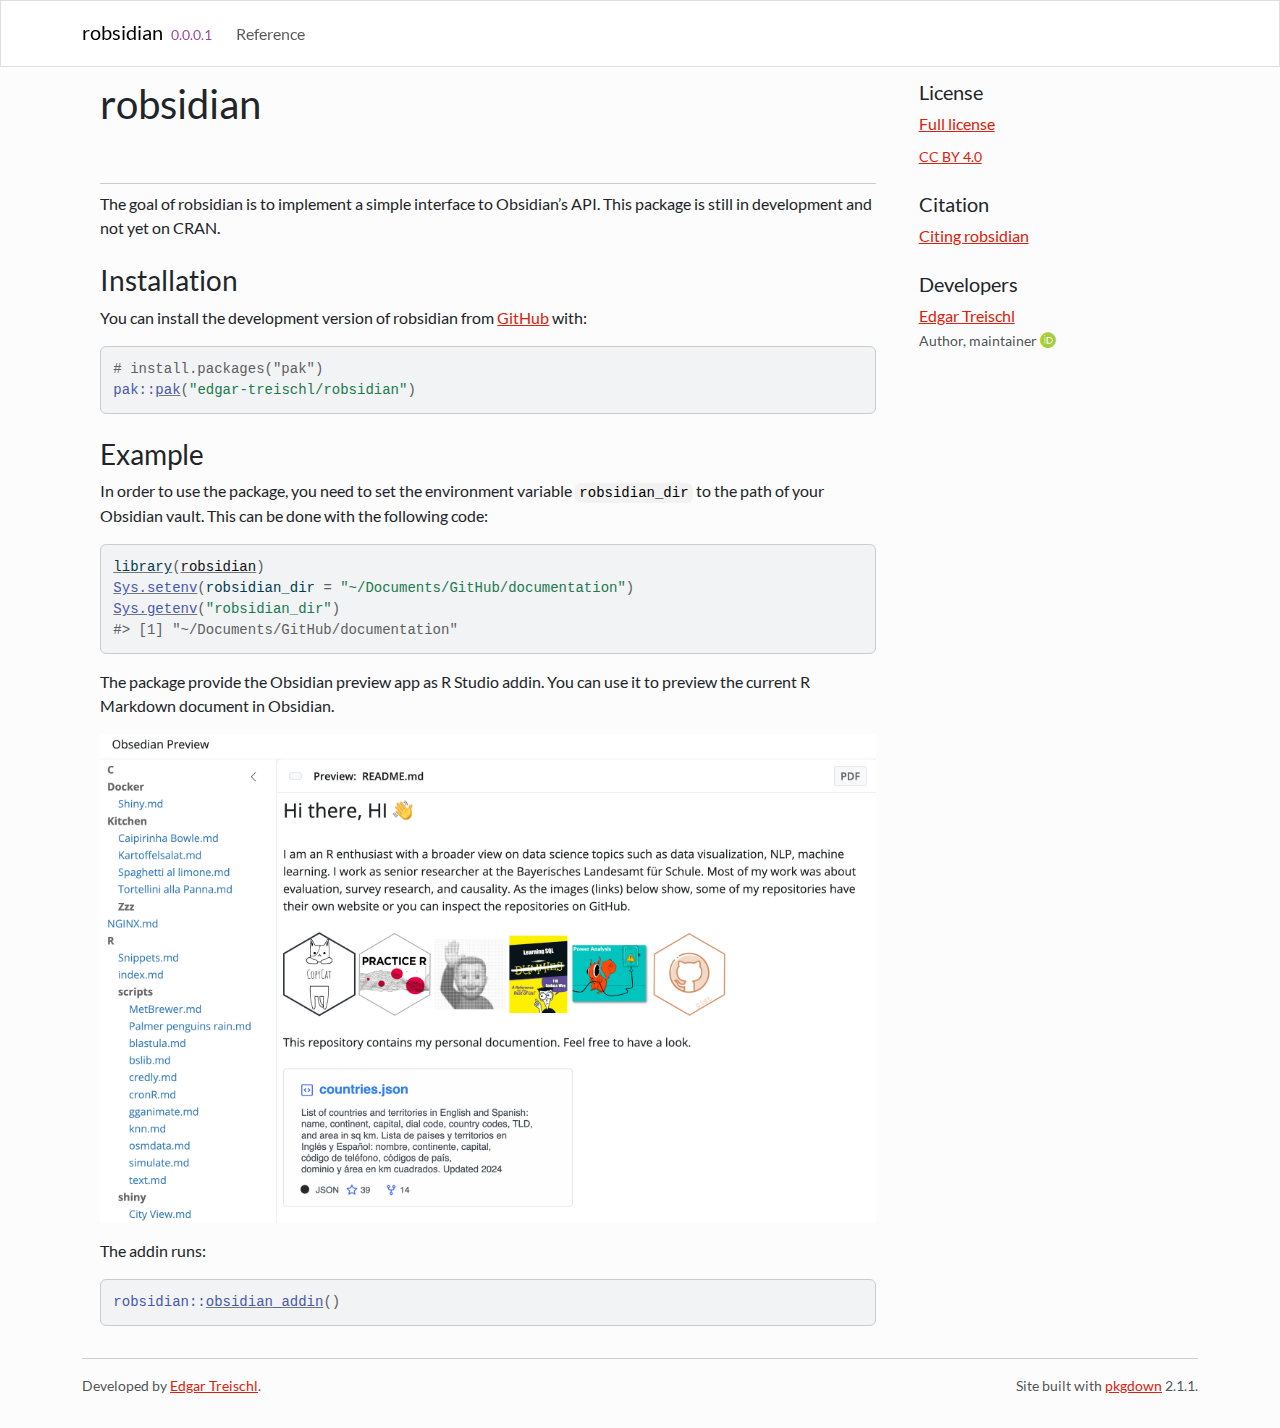
<file: index.html>
<!DOCTYPE html>
<!-- Generated by pkgdown: do not edit by hand --><html lang="en">
<head>
<meta http-equiv="Content-Type" content="text/html; charset=UTF-8">
<meta charset="utf-8">
<meta http-equiv="X-UA-Compatible" content="IE=edge">
<meta name="viewport" content="width=device-width, initial-scale=1, shrink-to-fit=no">
<title>Get Access to a Obsidian Vault in R • robsidian</title>
<script src="deps/jquery-3.6.0/jquery-3.6.0.min.js"></script><meta name="viewport" content="width=device-width, initial-scale=1, shrink-to-fit=no">
<link href="deps/bootstrap-5.3.1/bootstrap.min.css" rel="stylesheet">
<script src="deps/bootstrap-5.3.1/bootstrap.bundle.min.js"></script><link href="deps/Lato-0.4.9/font.css" rel="stylesheet">
<link href="deps/font-awesome-6.5.2/css/all.min.css" rel="stylesheet">
<link href="deps/font-awesome-6.5.2/css/v4-shims.min.css" rel="stylesheet">
<script src="deps/headroom-0.11.0/headroom.min.js"></script><script src="deps/headroom-0.11.0/jQuery.headroom.min.js"></script><script src="deps/bootstrap-toc-1.0.1/bootstrap-toc.min.js"></script><script src="deps/clipboard.js-2.0.11/clipboard.min.js"></script><script src="deps/search-1.0.0/autocomplete.jquery.min.js"></script><script src="deps/search-1.0.0/fuse.min.js"></script><script src="deps/search-1.0.0/mark.min.js"></script><!-- pkgdown --><script src="pkgdown.js"></script><meta property="og:title" content="Get Access to a Obsidian Vault in R">
<meta name="description" content="Provides an interface to the Obsidian API to interact with Obsidian from R.">
<meta property="og:description" content="Provides an interface to the Obsidian API to interact with Obsidian from R.">
</head>
<body>
    <a href="#main" class="visually-hidden-focusable">Skip to contents</a>


    <nav class="navbar navbar-expand-lg fixed-top bg-light" data-bs-theme="light" aria-label="Site navigation"><div class="container">

    <a class="navbar-brand me-2" href="index.html">robsidian</a>

    <small class="nav-text text-danger me-auto" data-bs-toggle="tooltip" data-bs-placement="bottom" title="Unreleased version">0.0.0.1</small>


    <button class="navbar-toggler" type="button" data-bs-toggle="collapse" data-bs-target="#navbar" aria-controls="navbar" aria-expanded="false" aria-label="Toggle navigation">
      <span class="navbar-toggler-icon"></span>
    </button>

    <div id="navbar" class="collapse navbar-collapse ms-3">
      <ul class="navbar-nav me-auto">
<li class="nav-item"><a class="nav-link" href="reference/index.html">Reference</a></li>
      </ul>
<ul class="navbar-nav"></ul>
</div>


  </div>
</nav><div class="container template-home">
<div class="row">
  <main id="main" class="col-md-9"><div class="section level1">
<div class="page-header"><h1 id="robsidian">robsidian<a class="anchor" aria-label="anchor" href="#robsidian"></a>
</h1></div>
<!-- badges: start -->
<!-- badges: end -->
<p>The goal of robsidian is to implement a simple interface to Obsidian’s API. This package is still in development and not yet on CRAN.</p>
<div class="section level2">
<h2 id="installation">Installation<a class="anchor" aria-label="anchor" href="#installation"></a>
</h2>
<p>You can install the development version of robsidian from <a href="https://github.com/" class="external-link">GitHub</a> with:</p>
<div class="sourceCode" id="cb1"><pre class="downlit sourceCode r">
<code class="sourceCode R"><span><span class="co"># install.packages("pak")</span></span>
<span><span class="fu">pak</span><span class="fu">::</span><span class="fu"><a href="https://pak.r-lib.org/reference/pak.html" class="external-link">pak</a></span><span class="op">(</span><span class="st">"edgar-treischl/robsidian"</span><span class="op">)</span></span></code></pre></div>
</div>
<div class="section level2">
<h2 id="example">Example<a class="anchor" aria-label="anchor" href="#example"></a>
</h2>
<p>In order to use the package, you need to set the environment variable <code>robsidian_dir</code> to the path of your Obsidian vault. This can be done with the following code:</p>
<div class="sourceCode" id="cb2"><pre class="downlit sourceCode r">
<code class="sourceCode R"><span><span class="kw"><a href="https://rdrr.io/r/base/library.html" class="external-link">library</a></span><span class="op">(</span><span class="va"><a href="https://edgar-treischl.github.io/robsidian/">robsidian</a></span><span class="op">)</span></span>
<span><span class="fu"><a href="https://rdrr.io/r/base/Sys.setenv.html" class="external-link">Sys.setenv</a></span><span class="op">(</span>robsidian_dir <span class="op">=</span> <span class="st">"~/Documents/GitHub/documentation"</span><span class="op">)</span></span>
<span><span class="fu"><a href="https://rdrr.io/r/base/Sys.getenv.html" class="external-link">Sys.getenv</a></span><span class="op">(</span><span class="st">"robsidian_dir"</span><span class="op">)</span></span>
<span><span class="co">#&gt; [1] "~/Documents/GitHub/documentation"</span></span></code></pre></div>
<p>The package provide the Obsidian preview app as R Studio addin. You can use it to preview the current R Markdown document in Obsidian.</p>
<p><img src="reference/figures/app.png"></p>
<p>The addin runs:</p>
<div class="sourceCode" id="cb3"><pre class="downlit sourceCode r">
<code class="sourceCode R"><span><span class="fu">robsidian</span><span class="fu">::</span><span class="fu"><a href="reference/obsidian_addin.html">obsidian_addin</a></span><span class="op">(</span><span class="op">)</span></span></code></pre></div>
</div>
</div>
  </main><aside class="col-md-3"><div class="license">
<h2 data-toc-skip>License</h2>
<ul class="list-unstyled">
<li><a href="LICENSE.html">Full license</a></li>
<li><small><a href="https://creativecommons.org/licenses/by/4.0" class="external-link">CC BY 4.0</a></small></li>
</ul>
</div>


<div class="citation">
<h2 data-toc-skip>Citation</h2>
<ul class="list-unstyled">
<li><a href="authors.html#citation">Citing robsidian</a></li>
</ul>
</div>

<div class="developers">
<h2 data-toc-skip>Developers</h2>
<ul class="list-unstyled">
<li>
<a href="https://www.edgar-treischl.de/" class="external-link">Edgar Treischl</a> <br><small class="roles"> Author, maintainer </small> <a href="https://orcid.org/0000-0001-5627-9125" target="orcid.widget" aria-label="ORCID" class="external-link"><span class="fab fa-orcid orcid" aria-hidden="true"></span></a> </li>
</ul>
</div>



  </aside>
</div>


    <footer><div class="pkgdown-footer-left">
  <p>Developed by <a href="https://www.edgar-treischl.de/" class="external-link">Edgar Treischl</a>.</p>
</div>

<div class="pkgdown-footer-right">
  <p>Site built with <a href="https://pkgdown.r-lib.org/" class="external-link">pkgdown</a> 2.1.1.</p>
</div>

    </footer>
</div>





  </body>
</html>
</file>
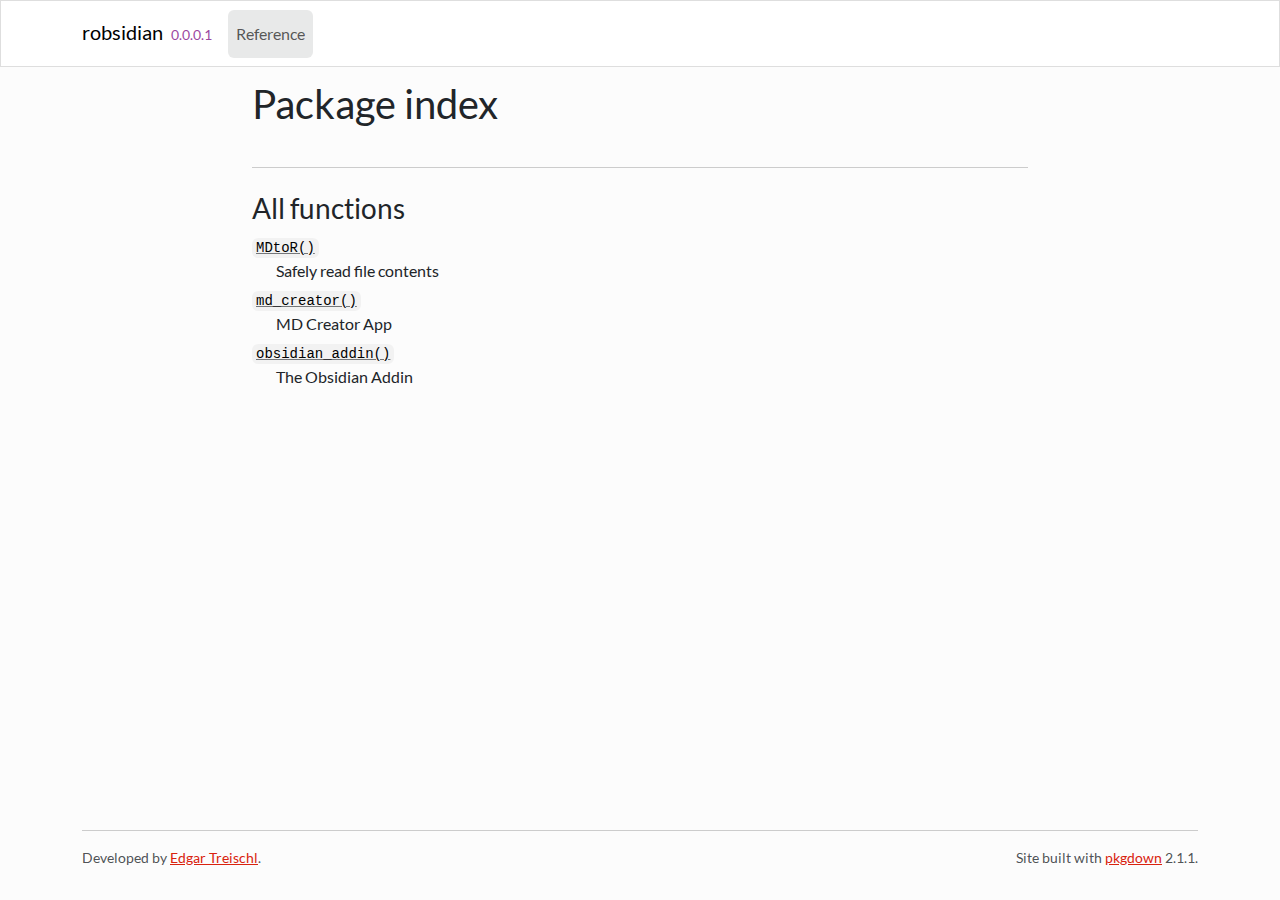
<file: reference/index.html>
<!DOCTYPE html>
<!-- Generated by pkgdown: do not edit by hand --><html lang="en"><head><meta http-equiv="Content-Type" content="text/html; charset=UTF-8"><meta charset="utf-8"><meta http-equiv="X-UA-Compatible" content="IE=edge"><meta name="viewport" content="width=device-width, initial-scale=1, shrink-to-fit=no"><title>Package index • robsidian</title><script src="../deps/jquery-3.6.0/jquery-3.6.0.min.js"></script><meta name="viewport" content="width=device-width, initial-scale=1, shrink-to-fit=no"><link href="../deps/bootstrap-5.3.1/bootstrap.min.css" rel="stylesheet"><script src="../deps/bootstrap-5.3.1/bootstrap.bundle.min.js"></script><link href="../deps/Lato-0.4.9/font.css" rel="stylesheet"><link href="../deps/font-awesome-6.5.2/css/all.min.css" rel="stylesheet"><link href="../deps/font-awesome-6.5.2/css/v4-shims.min.css" rel="stylesheet"><script src="../deps/headroom-0.11.0/headroom.min.js"></script><script src="../deps/headroom-0.11.0/jQuery.headroom.min.js"></script><script src="../deps/bootstrap-toc-1.0.1/bootstrap-toc.min.js"></script><script src="../deps/clipboard.js-2.0.11/clipboard.min.js"></script><script src="../deps/search-1.0.0/autocomplete.jquery.min.js"></script><script src="../deps/search-1.0.0/fuse.min.js"></script><script src="../deps/search-1.0.0/mark.min.js"></script><!-- pkgdown --><script src="../pkgdown.js"></script><meta property="og:title" content="Package index"></head><body>
    <a href="#main" class="visually-hidden-focusable">Skip to contents</a>


    <nav class="navbar navbar-expand-lg fixed-top bg-light" data-bs-theme="light" aria-label="Site navigation"><div class="container">

    <a class="navbar-brand me-2" href="../index.html">robsidian</a>

    <small class="nav-text text-danger me-auto" data-bs-toggle="tooltip" data-bs-placement="bottom" title="Unreleased version">0.0.0.1</small>


    <button class="navbar-toggler" type="button" data-bs-toggle="collapse" data-bs-target="#navbar" aria-controls="navbar" aria-expanded="false" aria-label="Toggle navigation">
      <span class="navbar-toggler-icon"></span>
    </button>

    <div id="navbar" class="collapse navbar-collapse ms-3">
      <ul class="navbar-nav me-auto"><li class="active nav-item"><a class="nav-link" href="../reference/index.html">Reference</a></li>
      </ul><ul class="navbar-nav"></ul></div>


  </div>
</nav><div class="container template-reference-index">
<div class="row">
  <main id="main" class="col-md-9"><div class="page-header">

      <h1>Package index</h1>
    </div>

    <div class="section level2">
      <h2 id="all-functions">All functions<a class="anchor" aria-label="anchor" href="#all-functions"></a></h2>




    </div><div class="section level2">




      <dl><dt>

          <code><a href="MDtoR.html">MDtoR()</a></code>

        </dt>
        <dd>Safely read file contents</dd>
      </dl><dl><dt>

          <code><a href="md_creator.html">md_creator()</a></code>

        </dt>
        <dd>MD Creator App</dd>
      </dl><dl><dt>

          <code><a href="obsidian_addin.html">obsidian_addin()</a></code>

        </dt>
        <dd>The Obsidian Addin</dd>
      </dl></div>
  </main></div>


    <footer><div class="pkgdown-footer-left">
  <p>Developed by <a href="https://www.edgar-treischl.de/" class="external-link">Edgar Treischl</a>.</p>
</div>

<div class="pkgdown-footer-right">
  <p>Site built with <a href="https://pkgdown.r-lib.org/" class="external-link">pkgdown</a> 2.1.1.</p>
</div>

    </footer></div>





  </body></html>
</file>
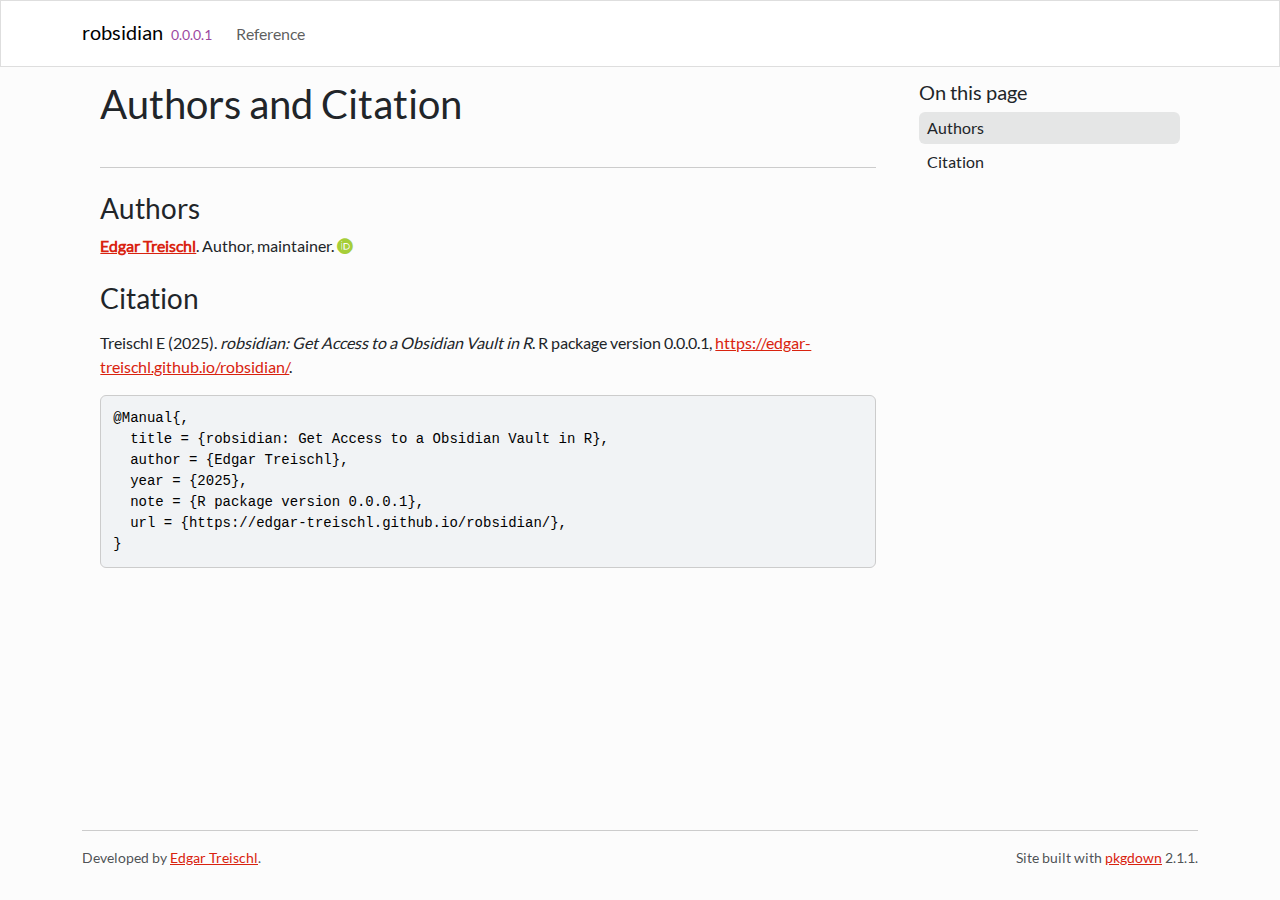
<file: authors.html>
<!DOCTYPE html>
<!-- Generated by pkgdown: do not edit by hand --><html lang="en"><head><meta http-equiv="Content-Type" content="text/html; charset=UTF-8"><meta charset="utf-8"><meta http-equiv="X-UA-Compatible" content="IE=edge"><meta name="viewport" content="width=device-width, initial-scale=1, shrink-to-fit=no"><title>Authors and Citation • robsidian</title><script src="deps/jquery-3.6.0/jquery-3.6.0.min.js"></script><meta name="viewport" content="width=device-width, initial-scale=1, shrink-to-fit=no"><link href="deps/bootstrap-5.3.1/bootstrap.min.css" rel="stylesheet"><script src="deps/bootstrap-5.3.1/bootstrap.bundle.min.js"></script><link href="deps/Lato-0.4.9/font.css" rel="stylesheet"><link href="deps/font-awesome-6.5.2/css/all.min.css" rel="stylesheet"><link href="deps/font-awesome-6.5.2/css/v4-shims.min.css" rel="stylesheet"><script src="deps/headroom-0.11.0/headroom.min.js"></script><script src="deps/headroom-0.11.0/jQuery.headroom.min.js"></script><script src="deps/bootstrap-toc-1.0.1/bootstrap-toc.min.js"></script><script src="deps/clipboard.js-2.0.11/clipboard.min.js"></script><script src="deps/search-1.0.0/autocomplete.jquery.min.js"></script><script src="deps/search-1.0.0/fuse.min.js"></script><script src="deps/search-1.0.0/mark.min.js"></script><!-- pkgdown --><script src="pkgdown.js"></script><meta property="og:title" content="Authors and Citation"></head><body>
    <a href="#main" class="visually-hidden-focusable">Skip to contents</a>


    <nav class="navbar navbar-expand-lg fixed-top bg-light" data-bs-theme="light" aria-label="Site navigation"><div class="container">

    <a class="navbar-brand me-2" href="index.html">robsidian</a>

    <small class="nav-text text-danger me-auto" data-bs-toggle="tooltip" data-bs-placement="bottom" title="Unreleased version">0.0.0.1</small>


    <button class="navbar-toggler" type="button" data-bs-toggle="collapse" data-bs-target="#navbar" aria-controls="navbar" aria-expanded="false" aria-label="Toggle navigation">
      <span class="navbar-toggler-icon"></span>
    </button>

    <div id="navbar" class="collapse navbar-collapse ms-3">
      <ul class="navbar-nav me-auto"><li class="nav-item"><a class="nav-link" href="reference/index.html">Reference</a></li>
      </ul><ul class="navbar-nav"></ul></div>


  </div>
</nav><div class="container template-citation-authors">
<div class="row">
  <main id="main" class="col-md-9"><div class="page-header">

      <h1>Authors and Citation</h1>
    </div>

    <div class="section level2">
      <h2>Authors</h2>

      <ul class="list-unstyled"><li>
          <p><strong><a href="https://www.edgar-treischl.de/" class="external-link">Edgar Treischl</a></strong>. Author, maintainer. <a href="https://orcid.org/0000-0001-5627-9125" target="orcid.widget" aria-label="ORCID" class="external-link"><span class="fab fa-orcid orcid" aria-hidden="true"></span></a>
          </p>
        </li>
      </ul></div>

    <div class="section level2">
      <h2 id="citation">Citation</h2>
      <p></p>

      <p>Treischl E (2025).
<em>robsidian: Get Access to a Obsidian Vault in R</em>.
R package version 0.0.0.1, <a href="https://edgar-treischl.github.io/robsidian/">https://edgar-treischl.github.io/robsidian/</a>.
</p>
      <pre>@Manual{,
  title = {robsidian: Get Access to a Obsidian Vault in R},
  author = {Edgar Treischl},
  year = {2025},
  note = {R package version 0.0.0.1},
  url = {https://edgar-treischl.github.io/robsidian/},
}</pre>
    </div>

  </main><aside class="col-md-3"><nav id="toc" aria-label="Table of contents"><h2>On this page</h2>
    </nav></aside></div>


    <footer><div class="pkgdown-footer-left">
  <p>Developed by <a href="https://www.edgar-treischl.de/" class="external-link">Edgar Treischl</a>.</p>
</div>

<div class="pkgdown-footer-right">
  <p>Site built with <a href="https://pkgdown.r-lib.org/" class="external-link">pkgdown</a> 2.1.1.</p>
</div>

    </footer></div>





  </body></html>
</file>
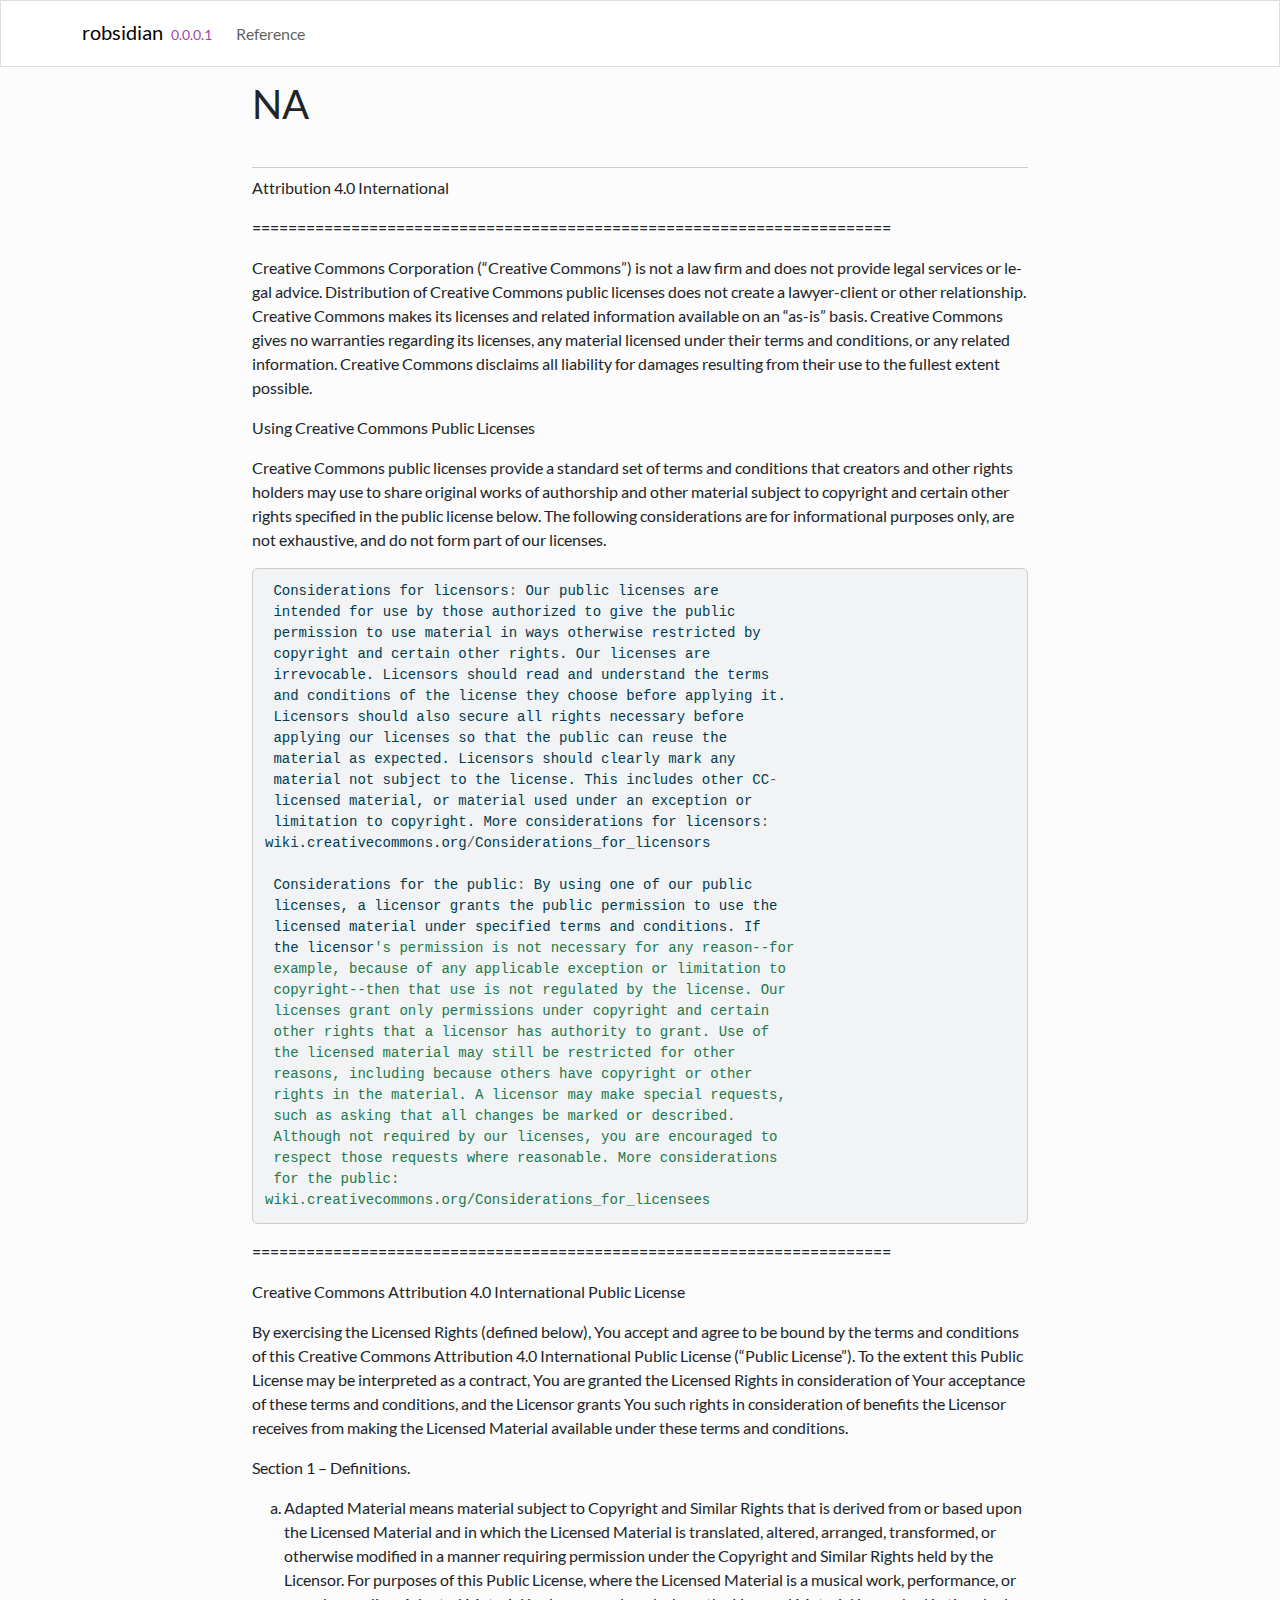
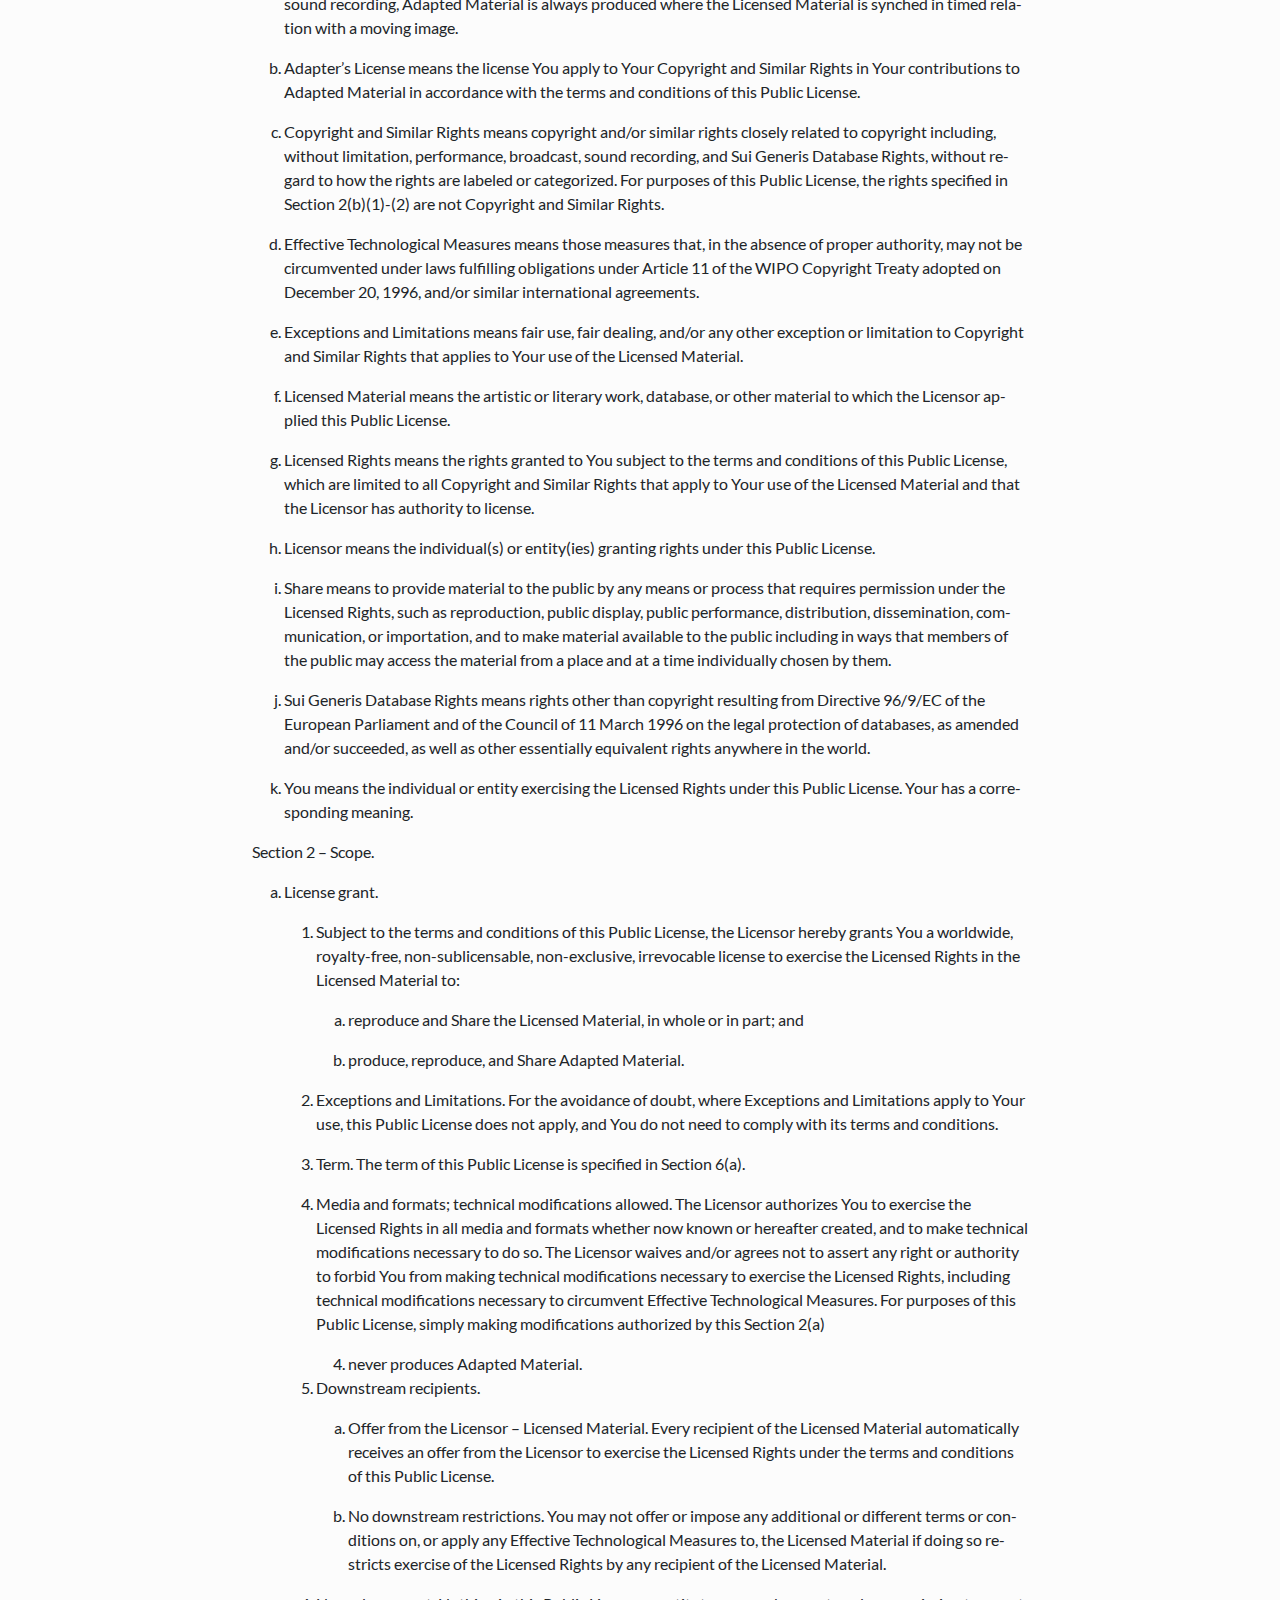
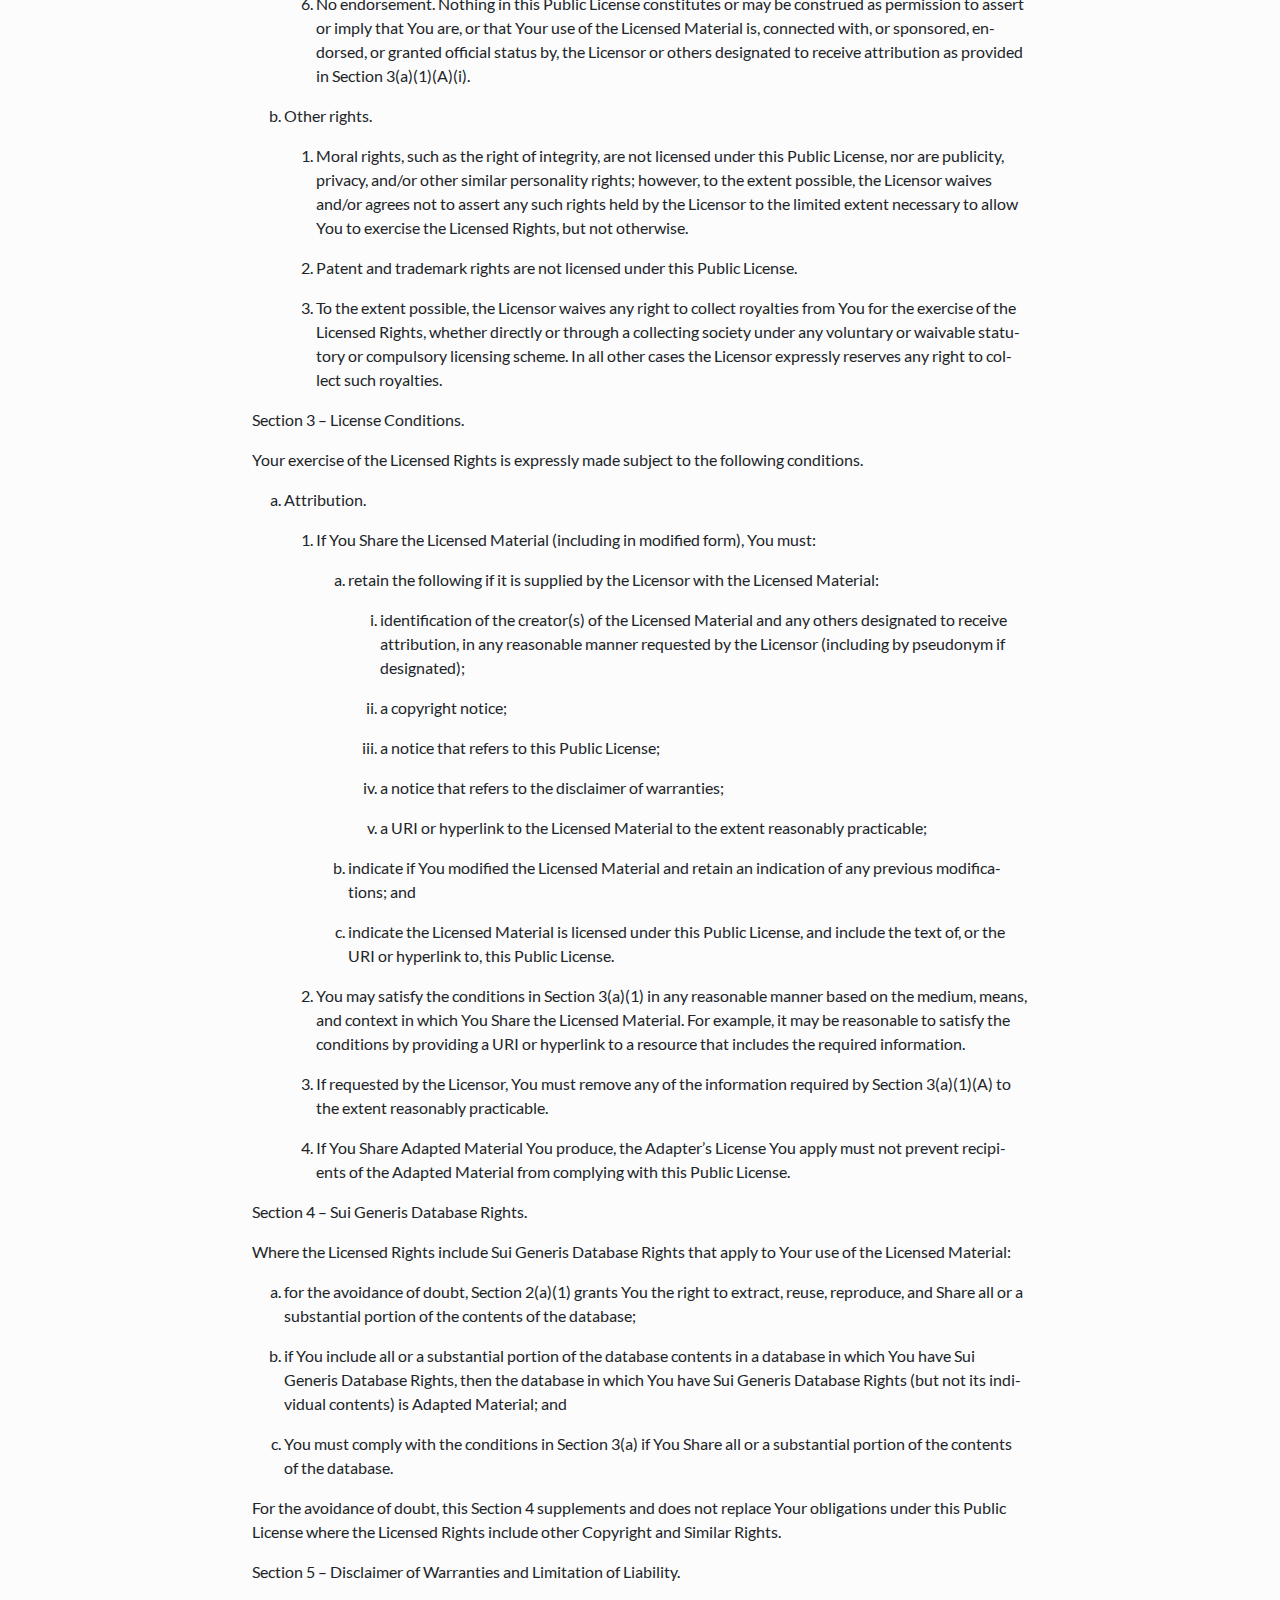
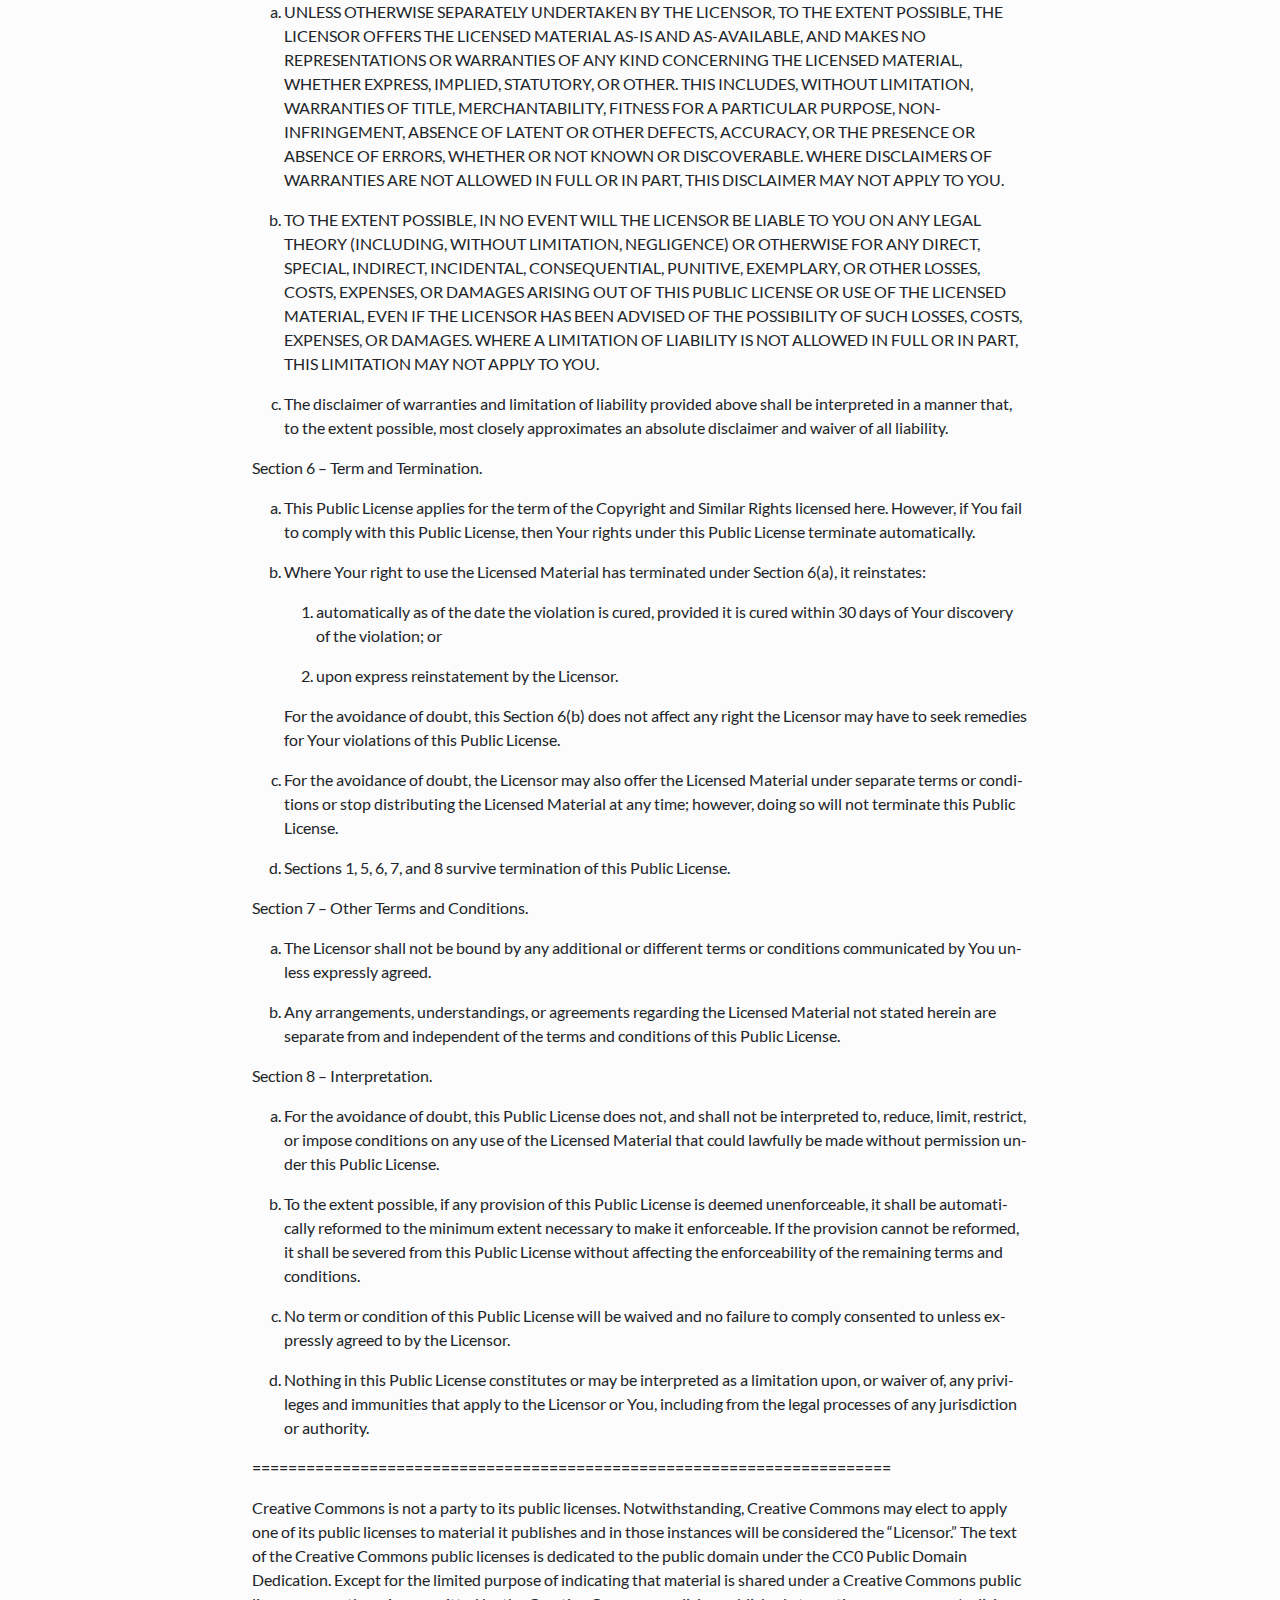
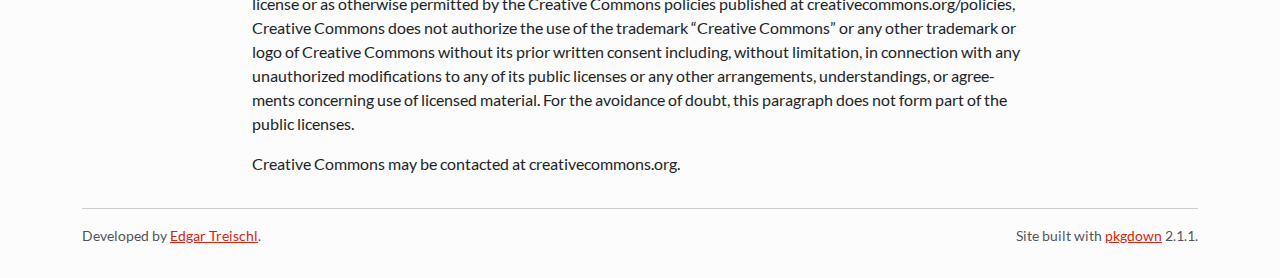
<file: LICENSE.html>
<!DOCTYPE html>
<!-- Generated by pkgdown: do not edit by hand --><html lang="en"><head><meta http-equiv="Content-Type" content="text/html; charset=UTF-8"><meta charset="utf-8"><meta http-equiv="X-UA-Compatible" content="IE=edge"><meta name="viewport" content="width=device-width, initial-scale=1, shrink-to-fit=no"><title>NA • robsidian</title><script src="deps/jquery-3.6.0/jquery-3.6.0.min.js"></script><meta name="viewport" content="width=device-width, initial-scale=1, shrink-to-fit=no"><link href="deps/bootstrap-5.3.1/bootstrap.min.css" rel="stylesheet"><script src="deps/bootstrap-5.3.1/bootstrap.bundle.min.js"></script><link href="deps/Lato-0.4.9/font.css" rel="stylesheet"><link href="deps/font-awesome-6.5.2/css/all.min.css" rel="stylesheet"><link href="deps/font-awesome-6.5.2/css/v4-shims.min.css" rel="stylesheet"><script src="deps/headroom-0.11.0/headroom.min.js"></script><script src="deps/headroom-0.11.0/jQuery.headroom.min.js"></script><script src="deps/bootstrap-toc-1.0.1/bootstrap-toc.min.js"></script><script src="deps/clipboard.js-2.0.11/clipboard.min.js"></script><script src="deps/search-1.0.0/autocomplete.jquery.min.js"></script><script src="deps/search-1.0.0/fuse.min.js"></script><script src="deps/search-1.0.0/mark.min.js"></script><!-- pkgdown --><script src="pkgdown.js"></script><meta property="og:title" content="NA"></head><body>
    <a href="#main" class="visually-hidden-focusable">Skip to contents</a>


    <nav class="navbar navbar-expand-lg fixed-top bg-light" data-bs-theme="light" aria-label="Site navigation"><div class="container">

    <a class="navbar-brand me-2" href="index.html">robsidian</a>

    <small class="nav-text text-danger me-auto" data-bs-toggle="tooltip" data-bs-placement="bottom" title="Unreleased version">0.0.0.1</small>


    <button class="navbar-toggler" type="button" data-bs-toggle="collapse" data-bs-target="#navbar" aria-controls="navbar" aria-expanded="false" aria-label="Toggle navigation">
      <span class="navbar-toggler-icon"></span>
    </button>

    <div id="navbar" class="collapse navbar-collapse ms-3">
      <ul class="navbar-nav me-auto"><li class="nav-item"><a class="nav-link" href="reference/index.html">Reference</a></li>
      </ul><ul class="navbar-nav"></ul></div>


  </div>
</nav><div class="container template-title-body">
<div class="row">
  <main id="main" class="col-md-9"><div class="page-header">

      <h1>NA</h1>

    </div>


<p>Attribution 4.0 International</p>
<p>=======================================================================</p>
<p>Creative Commons Corporation (“Creative Commons”) is not a law firm and does not provide legal services or legal advice. Distribution of Creative Commons public licenses does not create a lawyer-client or other relationship. Creative Commons makes its licenses and related information available on an “as-is” basis. Creative Commons gives no warranties regarding its licenses, any material licensed under their terms and conditions, or any related information. Creative Commons disclaims all liability for damages resulting from their use to the fullest extent possible.</p>
<p>Using Creative Commons Public Licenses</p>
<p>Creative Commons public licenses provide a standard set of terms and conditions that creators and other rights holders may use to share original works of authorship and other material subject to copyright and certain other rights specified in the public license below. The following considerations are for informational purposes only, are not exhaustive, and do not form part of our licenses.</p>
<div class="sourceCode" id="cb1"><pre class="sourceCode R"><code class="sourceCode r"><span id="cb1-1"><a href="#cb1-1" tabindex="-1"></a> Considerations <span class="cf">for</span> licensors<span class="sc">:</span> Our public licenses are</span>
<span id="cb1-2"><a href="#cb1-2" tabindex="-1"></a> intended <span class="cf">for</span> use by those authorized to give the public</span>
<span id="cb1-3"><a href="#cb1-3" tabindex="-1"></a> permission to use material <span class="cf">in</span> ways otherwise restricted by</span>
<span id="cb1-4"><a href="#cb1-4" tabindex="-1"></a> copyright and certain other rights. Our licenses are</span>
<span id="cb1-5"><a href="#cb1-5" tabindex="-1"></a> irrevocable. Licensors should read and understand the terms</span>
<span id="cb1-6"><a href="#cb1-6" tabindex="-1"></a> and conditions of the license they choose before applying it.</span>
<span id="cb1-7"><a href="#cb1-7" tabindex="-1"></a> Licensors should also secure all rights necessary before</span>
<span id="cb1-8"><a href="#cb1-8" tabindex="-1"></a> applying our licenses so that the public can reuse the</span>
<span id="cb1-9"><a href="#cb1-9" tabindex="-1"></a> material as expected. Licensors should clearly mark any</span>
<span id="cb1-10"><a href="#cb1-10" tabindex="-1"></a> material not subject to the license. This includes other CC<span class="sc">-</span></span>
<span id="cb1-11"><a href="#cb1-11" tabindex="-1"></a> licensed material, or material used under an exception or</span>
<span id="cb1-12"><a href="#cb1-12" tabindex="-1"></a> limitation to copyright. More considerations <span class="cf">for</span> licensors<span class="sc">:</span></span>
<span id="cb1-13"><a href="#cb1-13" tabindex="-1"></a>wiki.creativecommons.org<span class="sc">/</span>Considerations_for_licensors</span>
<span id="cb1-14"><a href="#cb1-14" tabindex="-1"></a></span>
<span id="cb1-15"><a href="#cb1-15" tabindex="-1"></a> Considerations <span class="cf">for</span> the public<span class="sc">:</span> By using one of our public</span>
<span id="cb1-16"><a href="#cb1-16" tabindex="-1"></a> licenses, a licensor grants the public permission to use the</span>
<span id="cb1-17"><a href="#cb1-17" tabindex="-1"></a> licensed material under specified terms and conditions. If</span>
<span id="cb1-18"><a href="#cb1-18" tabindex="-1"></a> the licensor<span class="st">'s permission is not necessary for any reason--for</span></span>
<span id="cb1-19"><a href="#cb1-19" tabindex="-1"></a><span class="st"> example, because of any applicable exception or limitation to</span></span>
<span id="cb1-20"><a href="#cb1-20" tabindex="-1"></a><span class="st"> copyright--then that use is not regulated by the license. Our</span></span>
<span id="cb1-21"><a href="#cb1-21" tabindex="-1"></a><span class="st"> licenses grant only permissions under copyright and certain</span></span>
<span id="cb1-22"><a href="#cb1-22" tabindex="-1"></a><span class="st"> other rights that a licensor has authority to grant. Use of</span></span>
<span id="cb1-23"><a href="#cb1-23" tabindex="-1"></a><span class="st"> the licensed material may still be restricted for other</span></span>
<span id="cb1-24"><a href="#cb1-24" tabindex="-1"></a><span class="st"> reasons, including because others have copyright or other</span></span>
<span id="cb1-25"><a href="#cb1-25" tabindex="-1"></a><span class="st"> rights in the material. A licensor may make special requests,</span></span>
<span id="cb1-26"><a href="#cb1-26" tabindex="-1"></a><span class="st"> such as asking that all changes be marked or described.</span></span>
<span id="cb1-27"><a href="#cb1-27" tabindex="-1"></a><span class="st"> Although not required by our licenses, you are encouraged to</span></span>
<span id="cb1-28"><a href="#cb1-28" tabindex="-1"></a><span class="st"> respect those requests where reasonable. More considerations</span></span>
<span id="cb1-29"><a href="#cb1-29" tabindex="-1"></a><span class="st"> for the public: </span></span>
<span id="cb1-30"><a href="#cb1-30" tabindex="-1"></a><span class="st">wiki.creativecommons.org/Considerations_for_licensees</span></span></code></pre></div>
<p>=======================================================================</p>
<p>Creative Commons Attribution 4.0 International Public License</p>
<p>By exercising the Licensed Rights (defined below), You accept and agree to be bound by the terms and conditions of this Creative Commons Attribution 4.0 International Public License (“Public License”). To the extent this Public License may be interpreted as a contract, You are granted the Licensed Rights in consideration of Your acceptance of these terms and conditions, and the Licensor grants You such rights in consideration of benefits the Licensor receives from making the Licensed Material available under these terms and conditions.</p>
<p>Section 1 – Definitions.</p>
<ol style="list-style-type: lower-alpha"><li><p>Adapted Material means material subject to Copyright and Similar Rights that is derived from or based upon the Licensed Material and in which the Licensed Material is translated, altered, arranged, transformed, or otherwise modified in a manner requiring permission under the Copyright and Similar Rights held by the Licensor. For purposes of this Public License, where the Licensed Material is a musical work, performance, or sound recording, Adapted Material is always produced where the Licensed Material is synched in timed relation with a moving image.</p></li>
<li><p>Adapter’s License means the license You apply to Your Copyright and Similar Rights in Your contributions to Adapted Material in accordance with the terms and conditions of this Public License.</p></li>
<li><p>Copyright and Similar Rights means copyright and/or similar rights closely related to copyright including, without limitation, performance, broadcast, sound recording, and Sui Generis Database Rights, without regard to how the rights are labeled or categorized. For purposes of this Public License, the rights specified in Section 2(b)(1)-(2) are not Copyright and Similar Rights.</p></li>
<li><p>Effective Technological Measures means those measures that, in the absence of proper authority, may not be circumvented under laws fulfilling obligations under Article 11 of the WIPO Copyright Treaty adopted on December 20, 1996, and/or similar international agreements.</p></li>
<li><p>Exceptions and Limitations means fair use, fair dealing, and/or any other exception or limitation to Copyright and Similar Rights that applies to Your use of the Licensed Material.</p></li>
<li><p>Licensed Material means the artistic or literary work, database, or other material to which the Licensor applied this Public License.</p></li>
<li><p>Licensed Rights means the rights granted to You subject to the terms and conditions of this Public License, which are limited to all Copyright and Similar Rights that apply to Your use of the Licensed Material and that the Licensor has authority to license.</p></li>
<li><p>Licensor means the individual(s) or entity(ies) granting rights under this Public License.</p></li>
<li><p>Share means to provide material to the public by any means or process that requires permission under the Licensed Rights, such as reproduction, public display, public performance, distribution, dissemination, communication, or importation, and to make material available to the public including in ways that members of the public may access the material from a place and at a time individually chosen by them.</p></li>
<li><p>Sui Generis Database Rights means rights other than copyright resulting from Directive 96/9/EC of the European Parliament and of the Council of 11 March 1996 on the legal protection of databases, as amended and/or succeeded, as well as other essentially equivalent rights anywhere in the world.</p></li>
<li><p>You means the individual or entity exercising the Licensed Rights under this Public License. Your has a corresponding meaning.</p></li>
</ol><p>Section 2 – Scope.</p>
<ol style="list-style-type: lower-alpha"><li>
<p>License grant.</p>
<ol style="list-style-type: decimal"><li>
<p>Subject to the terms and conditions of this Public License, the Licensor hereby grants You a worldwide, royalty-free, non-sublicensable, non-exclusive, irrevocable license to exercise the Licensed Rights in the Licensed Material to:</p>
<ol style="list-style-type: lower-alpha"><li><p>reproduce and Share the Licensed Material, in whole or in part; and</p></li>
<li><p>produce, reproduce, and Share Adapted Material.</p></li>
</ol></li>
<li><p>Exceptions and Limitations. For the avoidance of doubt, where Exceptions and Limitations apply to Your use, this Public License does not apply, and You do not need to comply with its terms and conditions.</p></li>
<li><p>Term. The term of this Public License is specified in Section 6(a).</p></li>
<li>
<p>Media and formats; technical modifications allowed. The Licensor authorizes You to exercise the Licensed Rights in all media and formats whether now known or hereafter created, and to make technical modifications necessary to do so. The Licensor waives and/or agrees not to assert any right or authority to forbid You from making technical modifications necessary to exercise the Licensed Rights, including technical modifications necessary to circumvent Effective Technological Measures. For purposes of this Public License, simply making modifications authorized by this Section 2(a)</p>
<ol start="4" style="list-style-type: decimal"><li>never produces Adapted Material.</li>
</ol></li>
<li>
<p>Downstream recipients.</p>
<ol style="list-style-type: lower-alpha"><li><p>Offer from the Licensor – Licensed Material. Every recipient of the Licensed Material automatically receives an offer from the Licensor to exercise the Licensed Rights under the terms and conditions of this Public License.</p></li>
<li><p>No downstream restrictions. You may not offer or impose any additional or different terms or conditions on, or apply any Effective Technological Measures to, the Licensed Material if doing so restricts exercise of the Licensed Rights by any recipient of the Licensed Material.</p></li>
</ol></li>
<li><p>No endorsement. Nothing in this Public License constitutes or may be construed as permission to assert or imply that You are, or that Your use of the Licensed Material is, connected with, or sponsored, endorsed, or granted official status by, the Licensor or others designated to receive attribution as provided in Section 3(a)(1)(A)(i).</p></li>
</ol></li>
<li>
<p>Other rights.</p>
<ol style="list-style-type: decimal"><li><p>Moral rights, such as the right of integrity, are not licensed under this Public License, nor are publicity, privacy, and/or other similar personality rights; however, to the extent possible, the Licensor waives and/or agrees not to assert any such rights held by the Licensor to the limited extent necessary to allow You to exercise the Licensed Rights, but not otherwise.</p></li>
<li><p>Patent and trademark rights are not licensed under this Public License.</p></li>
<li><p>To the extent possible, the Licensor waives any right to collect royalties from You for the exercise of the Licensed Rights, whether directly or through a collecting society under any voluntary or waivable statutory or compulsory licensing scheme. In all other cases the Licensor expressly reserves any right to collect such royalties.</p></li>
</ol></li>
</ol><p>Section 3 – License Conditions.</p>
<p>Your exercise of the Licensed Rights is expressly made subject to the following conditions.</p>
<ol style="list-style-type: lower-alpha"><li>
<p>Attribution.</p>
<ol style="list-style-type: decimal"><li>
<p>If You Share the Licensed Material (including in modified form), You must:</p>
<ol style="list-style-type: lower-alpha"><li>
<p>retain the following if it is supplied by the Licensor with the Licensed Material:</p>
<ol style="list-style-type: lower-roman"><li><p>identification of the creator(s) of the Licensed Material and any others designated to receive attribution, in any reasonable manner requested by the Licensor (including by pseudonym if designated);</p></li>
<li><p>a copyright notice;</p></li>
<li><p>a notice that refers to this Public License;</p></li>
<li><p>a notice that refers to the disclaimer of warranties;</p></li>
<li><p>a URI or hyperlink to the Licensed Material to the extent reasonably practicable;</p></li>
</ol></li>
<li><p>indicate if You modified the Licensed Material and retain an indication of any previous modifications; and</p></li>
<li><p>indicate the Licensed Material is licensed under this Public License, and include the text of, or the URI or hyperlink to, this Public License.</p></li>
</ol></li>
<li><p>You may satisfy the conditions in Section 3(a)(1) in any reasonable manner based on the medium, means, and context in which You Share the Licensed Material. For example, it may be reasonable to satisfy the conditions by providing a URI or hyperlink to a resource that includes the required information.</p></li>
<li><p>If requested by the Licensor, You must remove any of the information required by Section 3(a)(1)(A) to the extent reasonably practicable.</p></li>
<li><p>If You Share Adapted Material You produce, the Adapter’s License You apply must not prevent recipients of the Adapted Material from complying with this Public License.</p></li>
</ol></li>
</ol><p>Section 4 – Sui Generis Database Rights.</p>
<p>Where the Licensed Rights include Sui Generis Database Rights that apply to Your use of the Licensed Material:</p>
<ol style="list-style-type: lower-alpha"><li><p>for the avoidance of doubt, Section 2(a)(1) grants You the right to extract, reuse, reproduce, and Share all or a substantial portion of the contents of the database;</p></li>
<li><p>if You include all or a substantial portion of the database contents in a database in which You have Sui Generis Database Rights, then the database in which You have Sui Generis Database Rights (but not its individual contents) is Adapted Material; and</p></li>
<li><p>You must comply with the conditions in Section 3(a) if You Share all or a substantial portion of the contents of the database.</p></li>
</ol><p>For the avoidance of doubt, this Section 4 supplements and does not replace Your obligations under this Public License where the Licensed Rights include other Copyright and Similar Rights.</p>
<p>Section 5 – Disclaimer of Warranties and Limitation of Liability.</p>
<ol style="list-style-type: lower-alpha"><li><p>UNLESS OTHERWISE SEPARATELY UNDERTAKEN BY THE LICENSOR, TO THE EXTENT POSSIBLE, THE LICENSOR OFFERS THE LICENSED MATERIAL AS-IS AND AS-AVAILABLE, AND MAKES NO REPRESENTATIONS OR WARRANTIES OF ANY KIND CONCERNING THE LICENSED MATERIAL, WHETHER EXPRESS, IMPLIED, STATUTORY, OR OTHER. THIS INCLUDES, WITHOUT LIMITATION, WARRANTIES OF TITLE, MERCHANTABILITY, FITNESS FOR A PARTICULAR PURPOSE, NON-INFRINGEMENT, ABSENCE OF LATENT OR OTHER DEFECTS, ACCURACY, OR THE PRESENCE OR ABSENCE OF ERRORS, WHETHER OR NOT KNOWN OR DISCOVERABLE. WHERE DISCLAIMERS OF WARRANTIES ARE NOT ALLOWED IN FULL OR IN PART, THIS DISCLAIMER MAY NOT APPLY TO YOU.</p></li>
<li><p>TO THE EXTENT POSSIBLE, IN NO EVENT WILL THE LICENSOR BE LIABLE TO YOU ON ANY LEGAL THEORY (INCLUDING, WITHOUT LIMITATION, NEGLIGENCE) OR OTHERWISE FOR ANY DIRECT, SPECIAL, INDIRECT, INCIDENTAL, CONSEQUENTIAL, PUNITIVE, EXEMPLARY, OR OTHER LOSSES, COSTS, EXPENSES, OR DAMAGES ARISING OUT OF THIS PUBLIC LICENSE OR USE OF THE LICENSED MATERIAL, EVEN IF THE LICENSOR HAS BEEN ADVISED OF THE POSSIBILITY OF SUCH LOSSES, COSTS, EXPENSES, OR DAMAGES. WHERE A LIMITATION OF LIABILITY IS NOT ALLOWED IN FULL OR IN PART, THIS LIMITATION MAY NOT APPLY TO YOU.</p></li>
<li><p>The disclaimer of warranties and limitation of liability provided above shall be interpreted in a manner that, to the extent possible, most closely approximates an absolute disclaimer and waiver of all liability.</p></li>
</ol><p>Section 6 – Term and Termination.</p>
<ol style="list-style-type: lower-alpha"><li><p>This Public License applies for the term of the Copyright and Similar Rights licensed here. However, if You fail to comply with this Public License, then Your rights under this Public License terminate automatically.</p></li>
<li>
<p>Where Your right to use the Licensed Material has terminated under Section 6(a), it reinstates:</p>
<ol style="list-style-type: decimal"><li><p>automatically as of the date the violation is cured, provided it is cured within 30 days of Your discovery of the violation; or</p></li>
<li><p>upon express reinstatement by the Licensor.</p></li>
</ol><p>For the avoidance of doubt, this Section 6(b) does not affect any right the Licensor may have to seek remedies for Your violations of this Public License.</p>
</li>
<li><p>For the avoidance of doubt, the Licensor may also offer the Licensed Material under separate terms or conditions or stop distributing the Licensed Material at any time; however, doing so will not terminate this Public License.</p></li>
<li><p>Sections 1, 5, 6, 7, and 8 survive termination of this Public License.</p></li>
</ol><p>Section 7 – Other Terms and Conditions.</p>
<ol style="list-style-type: lower-alpha"><li><p>The Licensor shall not be bound by any additional or different terms or conditions communicated by You unless expressly agreed.</p></li>
<li><p>Any arrangements, understandings, or agreements regarding the Licensed Material not stated herein are separate from and independent of the terms and conditions of this Public License.</p></li>
</ol><p>Section 8 – Interpretation.</p>
<ol style="list-style-type: lower-alpha"><li><p>For the avoidance of doubt, this Public License does not, and shall not be interpreted to, reduce, limit, restrict, or impose conditions on any use of the Licensed Material that could lawfully be made without permission under this Public License.</p></li>
<li><p>To the extent possible, if any provision of this Public License is deemed unenforceable, it shall be automatically reformed to the minimum extent necessary to make it enforceable. If the provision cannot be reformed, it shall be severed from this Public License without affecting the enforceability of the remaining terms and conditions.</p></li>
<li><p>No term or condition of this Public License will be waived and no failure to comply consented to unless expressly agreed to by the Licensor.</p></li>
<li><p>Nothing in this Public License constitutes or may be interpreted as a limitation upon, or waiver of, any privileges and immunities that apply to the Licensor or You, including from the legal processes of any jurisdiction or authority.</p></li>
</ol><p>=======================================================================</p>
<p>Creative Commons is not a party to its public licenses. Notwithstanding, Creative Commons may elect to apply one of its public licenses to material it publishes and in those instances will be considered the “Licensor.” The text of the Creative Commons public licenses is dedicated to the public domain under the CC0 Public Domain Dedication. Except for the limited purpose of indicating that material is shared under a Creative Commons public license or as otherwise permitted by the Creative Commons policies published at creativecommons.org/policies, Creative Commons does not authorize the use of the trademark “Creative Commons” or any other trademark or logo of Creative Commons without its prior written consent including, without limitation, in connection with any unauthorized modifications to any of its public licenses or any other arrangements, understandings, or agreements concerning use of licensed material. For the avoidance of doubt, this paragraph does not form part of the public licenses.</p>
<p>Creative Commons may be contacted at creativecommons.org.</p>


  </main></div>


    <footer><div class="pkgdown-footer-left">
  <p>Developed by <a href="https://www.edgar-treischl.de/" class="external-link">Edgar Treischl</a>.</p>
</div>

<div class="pkgdown-footer-right">
  <p>Site built with <a href="https://pkgdown.r-lib.org/" class="external-link">pkgdown</a> 2.1.1.</p>
</div>

    </footer></div>





  </body></html>
</file>
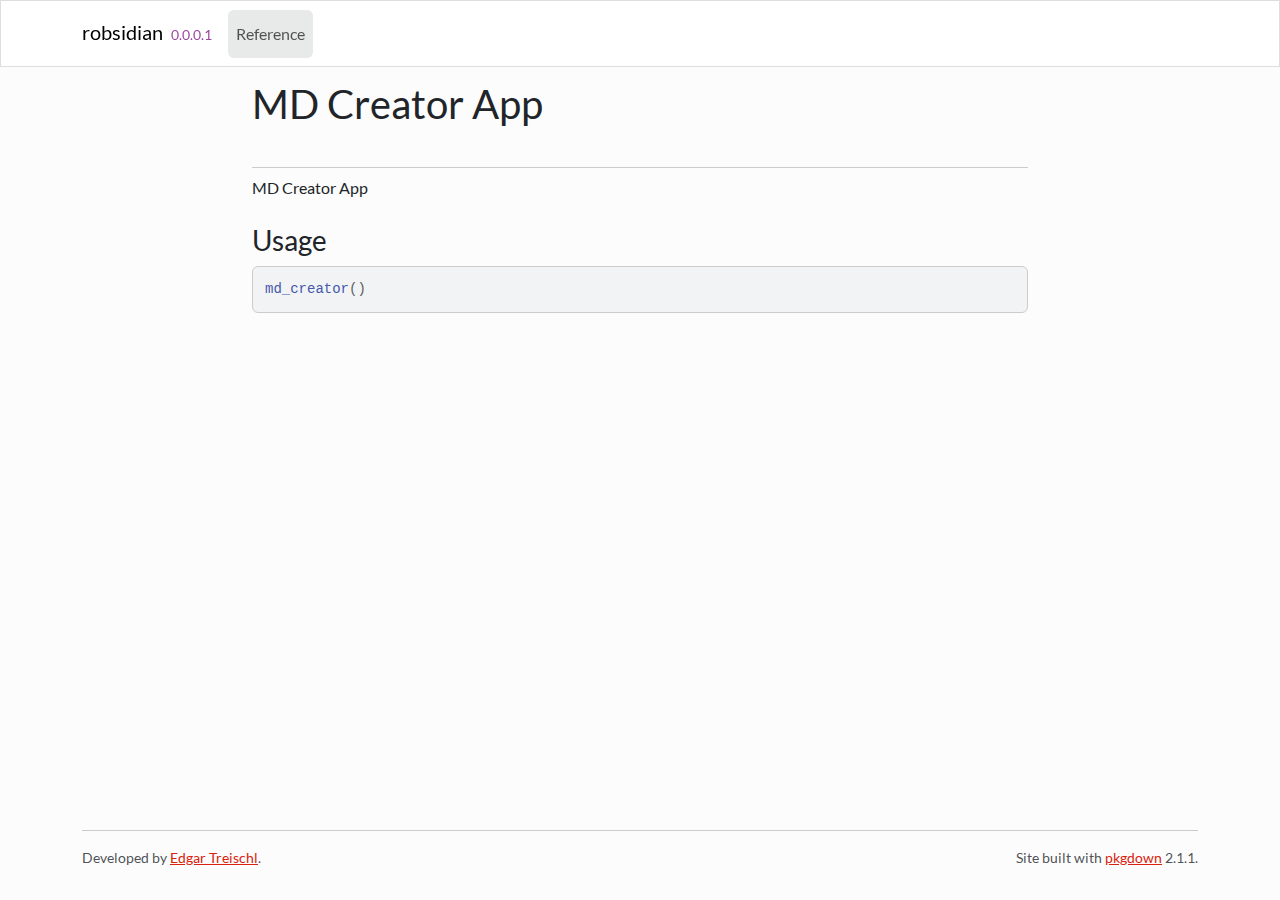
<file: reference/md_creator.html>
<!DOCTYPE html>
<!-- Generated by pkgdown: do not edit by hand --><html lang="en"><head><meta http-equiv="Content-Type" content="text/html; charset=UTF-8"><meta charset="utf-8"><meta http-equiv="X-UA-Compatible" content="IE=edge"><meta name="viewport" content="width=device-width, initial-scale=1, shrink-to-fit=no"><title>MD Creator App — md_creator • robsidian</title><script src="../deps/jquery-3.6.0/jquery-3.6.0.min.js"></script><meta name="viewport" content="width=device-width, initial-scale=1, shrink-to-fit=no"><link href="../deps/bootstrap-5.3.1/bootstrap.min.css" rel="stylesheet"><script src="../deps/bootstrap-5.3.1/bootstrap.bundle.min.js"></script><link href="../deps/Lato-0.4.9/font.css" rel="stylesheet"><link href="../deps/font-awesome-6.5.2/css/all.min.css" rel="stylesheet"><link href="../deps/font-awesome-6.5.2/css/v4-shims.min.css" rel="stylesheet"><script src="../deps/headroom-0.11.0/headroom.min.js"></script><script src="../deps/headroom-0.11.0/jQuery.headroom.min.js"></script><script src="../deps/bootstrap-toc-1.0.1/bootstrap-toc.min.js"></script><script src="../deps/clipboard.js-2.0.11/clipboard.min.js"></script><script src="../deps/search-1.0.0/autocomplete.jquery.min.js"></script><script src="../deps/search-1.0.0/fuse.min.js"></script><script src="../deps/search-1.0.0/mark.min.js"></script><!-- pkgdown --><script src="../pkgdown.js"></script><meta property="og:title" content="MD Creator App — md_creator"><meta name="description" content="MD Creator App"><meta property="og:description" content="MD Creator App"></head><body>
    <a href="#main" class="visually-hidden-focusable">Skip to contents</a>


    <nav class="navbar navbar-expand-lg fixed-top bg-light" data-bs-theme="light" aria-label="Site navigation"><div class="container">

    <a class="navbar-brand me-2" href="../index.html">robsidian</a>

    <small class="nav-text text-danger me-auto" data-bs-toggle="tooltip" data-bs-placement="bottom" title="Unreleased version">0.0.0.1</small>


    <button class="navbar-toggler" type="button" data-bs-toggle="collapse" data-bs-target="#navbar" aria-controls="navbar" aria-expanded="false" aria-label="Toggle navigation">
      <span class="navbar-toggler-icon"></span>
    </button>

    <div id="navbar" class="collapse navbar-collapse ms-3">
      <ul class="navbar-nav me-auto"><li class="active nav-item"><a class="nav-link" href="../reference/index.html">Reference</a></li>
      </ul><ul class="navbar-nav"></ul></div>


  </div>
</nav><div class="container template-reference-topic">
<div class="row">
  <main id="main" class="col-md-9"><div class="page-header">

      <h1>MD Creator App</h1>

      <div class="d-none name"><code>md_creator.Rd</code></div>
    </div>

    <div class="ref-description section level2">
    <p>MD Creator App</p>
    </div>

    <div class="section level2">
    <h2 id="ref-usage">Usage<a class="anchor" aria-label="anchor" href="#ref-usage"></a></h2>
    <div class="sourceCode"><pre class="sourceCode r"><code><span><span class="fu">md_creator</span><span class="op">(</span><span class="op">)</span></span></code></pre></div>
    </div>


  </main></div>


    <footer><div class="pkgdown-footer-left">
  <p>Developed by <a href="https://www.edgar-treischl.de/" class="external-link">Edgar Treischl</a>.</p>
</div>

<div class="pkgdown-footer-right">
  <p>Site built with <a href="https://pkgdown.r-lib.org/" class="external-link">pkgdown</a> 2.1.1.</p>
</div>

    </footer></div>





  </body></html>
</file>
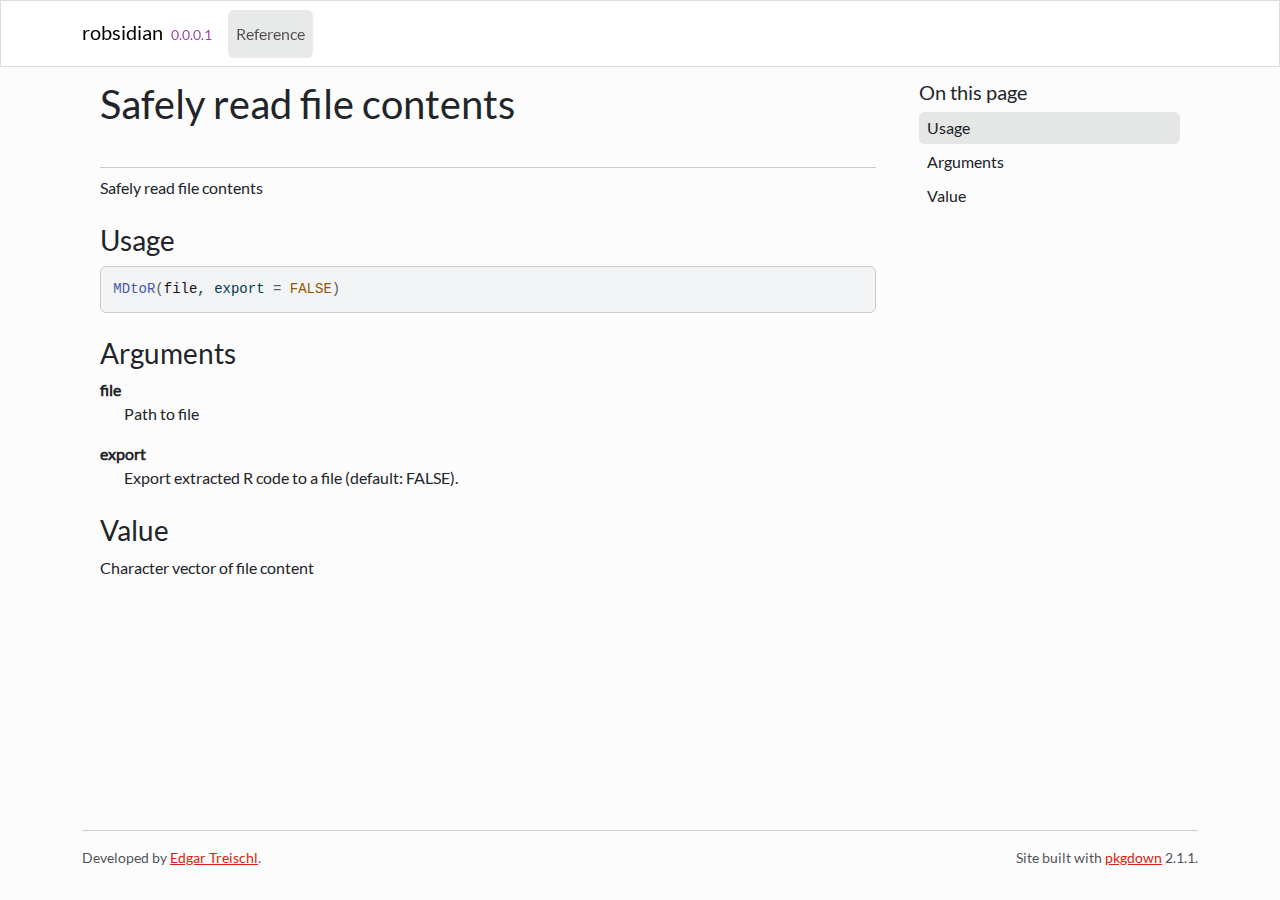
<file: reference/MDtoR.html>
<!DOCTYPE html>
<!-- Generated by pkgdown: do not edit by hand --><html lang="en"><head><meta http-equiv="Content-Type" content="text/html; charset=UTF-8"><meta charset="utf-8"><meta http-equiv="X-UA-Compatible" content="IE=edge"><meta name="viewport" content="width=device-width, initial-scale=1, shrink-to-fit=no"><title>Safely read file contents — MDtoR • robsidian</title><script src="../deps/jquery-3.6.0/jquery-3.6.0.min.js"></script><meta name="viewport" content="width=device-width, initial-scale=1, shrink-to-fit=no"><link href="../deps/bootstrap-5.3.1/bootstrap.min.css" rel="stylesheet"><script src="../deps/bootstrap-5.3.1/bootstrap.bundle.min.js"></script><link href="../deps/Lato-0.4.9/font.css" rel="stylesheet"><link href="../deps/font-awesome-6.5.2/css/all.min.css" rel="stylesheet"><link href="../deps/font-awesome-6.5.2/css/v4-shims.min.css" rel="stylesheet"><script src="../deps/headroom-0.11.0/headroom.min.js"></script><script src="../deps/headroom-0.11.0/jQuery.headroom.min.js"></script><script src="../deps/bootstrap-toc-1.0.1/bootstrap-toc.min.js"></script><script src="../deps/clipboard.js-2.0.11/clipboard.min.js"></script><script src="../deps/search-1.0.0/autocomplete.jquery.min.js"></script><script src="../deps/search-1.0.0/fuse.min.js"></script><script src="../deps/search-1.0.0/mark.min.js"></script><!-- pkgdown --><script src="../pkgdown.js"></script><meta property="og:title" content="Safely read file contents — MDtoR"><meta name="description" content="Safely read file contents"><meta property="og:description" content="Safely read file contents"></head><body>
    <a href="#main" class="visually-hidden-focusable">Skip to contents</a>


    <nav class="navbar navbar-expand-lg fixed-top bg-light" data-bs-theme="light" aria-label="Site navigation"><div class="container">

    <a class="navbar-brand me-2" href="../index.html">robsidian</a>

    <small class="nav-text text-danger me-auto" data-bs-toggle="tooltip" data-bs-placement="bottom" title="Unreleased version">0.0.0.1</small>


    <button class="navbar-toggler" type="button" data-bs-toggle="collapse" data-bs-target="#navbar" aria-controls="navbar" aria-expanded="false" aria-label="Toggle navigation">
      <span class="navbar-toggler-icon"></span>
    </button>

    <div id="navbar" class="collapse navbar-collapse ms-3">
      <ul class="navbar-nav me-auto"><li class="active nav-item"><a class="nav-link" href="../reference/index.html">Reference</a></li>
      </ul><ul class="navbar-nav"></ul></div>


  </div>
</nav><div class="container template-reference-topic">
<div class="row">
  <main id="main" class="col-md-9"><div class="page-header">

      <h1>Safely read file contents</h1>

      <div class="d-none name"><code>MDtoR.Rd</code></div>
    </div>

    <div class="ref-description section level2">
    <p>Safely read file contents</p>
    </div>

    <div class="section level2">
    <h2 id="ref-usage">Usage<a class="anchor" aria-label="anchor" href="#ref-usage"></a></h2>
    <div class="sourceCode"><pre class="sourceCode r"><code><span><span class="fu">MDtoR</span><span class="op">(</span><span class="va">file</span>, export <span class="op">=</span> <span class="cn">FALSE</span><span class="op">)</span></span></code></pre></div>
    </div>

    <div class="section level2">
    <h2 id="arguments">Arguments<a class="anchor" aria-label="anchor" href="#arguments"></a></h2>


<dl><dt id="arg-file">file<a class="anchor" aria-label="anchor" href="#arg-file"></a></dt>
<dd><p>Path to file</p></dd>


<dt id="arg-export">export<a class="anchor" aria-label="anchor" href="#arg-export"></a></dt>
<dd><p>Export extracted R code to a file (default: FALSE).</p></dd>

</dl></div>
    <div class="section level2">
    <h2 id="value">Value<a class="anchor" aria-label="anchor" href="#value"></a></h2>
    <p>Character vector of file content</p>
    </div>

  </main><aside class="col-md-3"><nav id="toc" aria-label="Table of contents"><h2>On this page</h2>
    </nav></aside></div>


    <footer><div class="pkgdown-footer-left">
  <p>Developed by <a href="https://www.edgar-treischl.de/" class="external-link">Edgar Treischl</a>.</p>
</div>

<div class="pkgdown-footer-right">
  <p>Site built with <a href="https://pkgdown.r-lib.org/" class="external-link">pkgdown</a> 2.1.1.</p>
</div>

    </footer></div>





  </body></html>
</file>
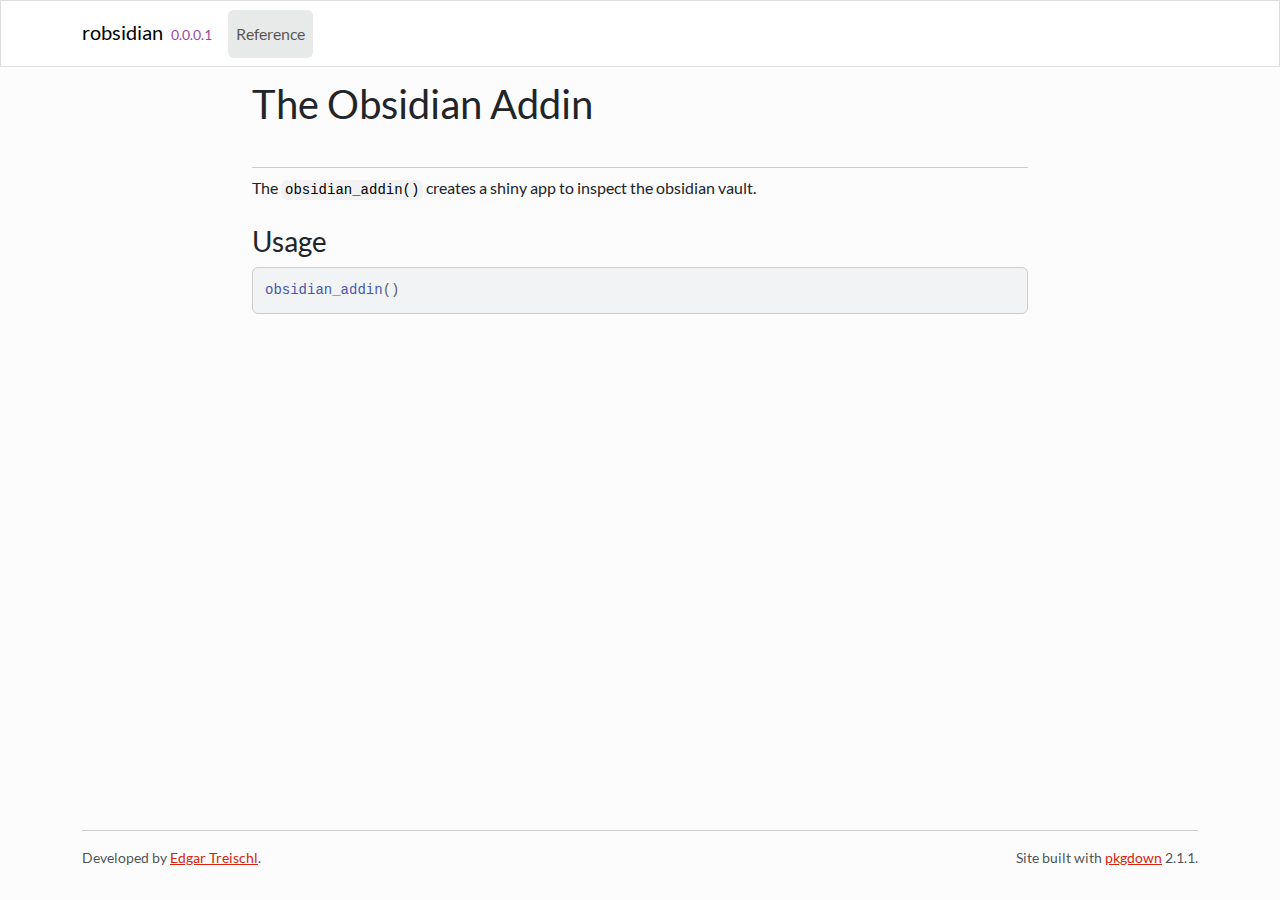
<file: reference/obsidian_addin.html>
<!DOCTYPE html>
<!-- Generated by pkgdown: do not edit by hand --><html lang="en"><head><meta http-equiv="Content-Type" content="text/html; charset=UTF-8"><meta charset="utf-8"><meta http-equiv="X-UA-Compatible" content="IE=edge"><meta name="viewport" content="width=device-width, initial-scale=1, shrink-to-fit=no"><title>The Obsidian Addin — obsidian_addin • robsidian</title><script src="../deps/jquery-3.6.0/jquery-3.6.0.min.js"></script><meta name="viewport" content="width=device-width, initial-scale=1, shrink-to-fit=no"><link href="../deps/bootstrap-5.3.1/bootstrap.min.css" rel="stylesheet"><script src="../deps/bootstrap-5.3.1/bootstrap.bundle.min.js"></script><link href="../deps/Lato-0.4.9/font.css" rel="stylesheet"><link href="../deps/font-awesome-6.5.2/css/all.min.css" rel="stylesheet"><link href="../deps/font-awesome-6.5.2/css/v4-shims.min.css" rel="stylesheet"><script src="../deps/headroom-0.11.0/headroom.min.js"></script><script src="../deps/headroom-0.11.0/jQuery.headroom.min.js"></script><script src="../deps/bootstrap-toc-1.0.1/bootstrap-toc.min.js"></script><script src="../deps/clipboard.js-2.0.11/clipboard.min.js"></script><script src="../deps/search-1.0.0/autocomplete.jquery.min.js"></script><script src="../deps/search-1.0.0/fuse.min.js"></script><script src="../deps/search-1.0.0/mark.min.js"></script><!-- pkgdown --><script src="../pkgdown.js"></script><meta property="og:title" content="The Obsidian Addin — obsidian_addin"><meta name="description" content="The obsidian_addin() creates a shiny app
to inspect the obsidian vault."><meta property="og:description" content="The obsidian_addin() creates a shiny app
to inspect the obsidian vault."></head><body>
    <a href="#main" class="visually-hidden-focusable">Skip to contents</a>


    <nav class="navbar navbar-expand-lg fixed-top bg-light" data-bs-theme="light" aria-label="Site navigation"><div class="container">

    <a class="navbar-brand me-2" href="../index.html">robsidian</a>

    <small class="nav-text text-danger me-auto" data-bs-toggle="tooltip" data-bs-placement="bottom" title="Unreleased version">0.0.0.1</small>


    <button class="navbar-toggler" type="button" data-bs-toggle="collapse" data-bs-target="#navbar" aria-controls="navbar" aria-expanded="false" aria-label="Toggle navigation">
      <span class="navbar-toggler-icon"></span>
    </button>

    <div id="navbar" class="collapse navbar-collapse ms-3">
      <ul class="navbar-nav me-auto"><li class="active nav-item"><a class="nav-link" href="../reference/index.html">Reference</a></li>
      </ul><ul class="navbar-nav"></ul></div>


  </div>
</nav><div class="container template-reference-topic">
<div class="row">
  <main id="main" class="col-md-9"><div class="page-header">

      <h1>The Obsidian Addin</h1>

      <div class="d-none name"><code>obsidian_addin.Rd</code></div>
    </div>

    <div class="ref-description section level2">
    <p>The <code>obsidian_addin()</code> creates a shiny app
to inspect the obsidian vault.</p>
    </div>

    <div class="section level2">
    <h2 id="ref-usage">Usage<a class="anchor" aria-label="anchor" href="#ref-usage"></a></h2>
    <div class="sourceCode"><pre class="sourceCode r"><code><span><span class="fu">obsidian_addin</span><span class="op">(</span><span class="op">)</span></span></code></pre></div>
    </div>


  </main></div>


    <footer><div class="pkgdown-footer-left">
  <p>Developed by <a href="https://www.edgar-treischl.de/" class="external-link">Edgar Treischl</a>.</p>
</div>

<div class="pkgdown-footer-right">
  <p>Site built with <a href="https://pkgdown.r-lib.org/" class="external-link">pkgdown</a> 2.1.1.</p>
</div>

    </footer></div>





  </body></html>
</file>
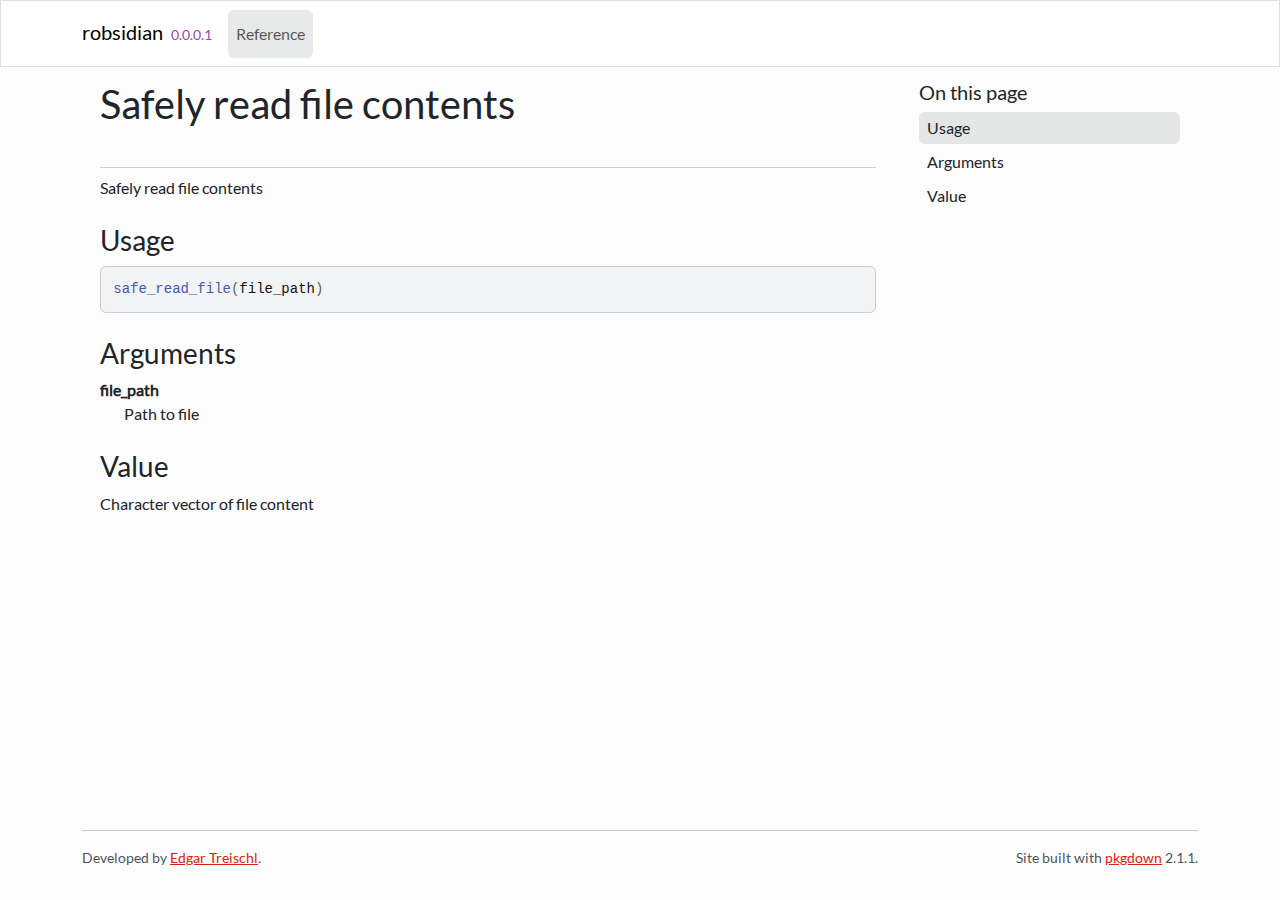
<file: reference/safe_read_file.html>
<!DOCTYPE html>
<!-- Generated by pkgdown: do not edit by hand --><html lang="en"><head><meta http-equiv="Content-Type" content="text/html; charset=UTF-8"><meta charset="utf-8"><meta http-equiv="X-UA-Compatible" content="IE=edge"><meta name="viewport" content="width=device-width, initial-scale=1, shrink-to-fit=no"><title>Safely read file contents — safe_read_file • robsidian</title><script src="../deps/jquery-3.6.0/jquery-3.6.0.min.js"></script><meta name="viewport" content="width=device-width, initial-scale=1, shrink-to-fit=no"><link href="../deps/bootstrap-5.3.1/bootstrap.min.css" rel="stylesheet"><script src="../deps/bootstrap-5.3.1/bootstrap.bundle.min.js"></script><link href="../deps/Lato-0.4.9/font.css" rel="stylesheet"><link href="../deps/font-awesome-6.5.2/css/all.min.css" rel="stylesheet"><link href="../deps/font-awesome-6.5.2/css/v4-shims.min.css" rel="stylesheet"><script src="../deps/headroom-0.11.0/headroom.min.js"></script><script src="../deps/headroom-0.11.0/jQuery.headroom.min.js"></script><script src="../deps/bootstrap-toc-1.0.1/bootstrap-toc.min.js"></script><script src="../deps/clipboard.js-2.0.11/clipboard.min.js"></script><script src="../deps/search-1.0.0/autocomplete.jquery.min.js"></script><script src="../deps/search-1.0.0/fuse.min.js"></script><script src="../deps/search-1.0.0/mark.min.js"></script><!-- pkgdown --><script src="../pkgdown.js"></script><meta property="og:title" content="Safely read file contents — safe_read_file"><meta name="description" content="Safely read file contents"><meta property="og:description" content="Safely read file contents"></head><body>
    <a href="#main" class="visually-hidden-focusable">Skip to contents</a>


    <nav class="navbar navbar-expand-lg fixed-top bg-light" data-bs-theme="light" aria-label="Site navigation"><div class="container">

    <a class="navbar-brand me-2" href="../index.html">robsidian</a>

    <small class="nav-text text-danger me-auto" data-bs-toggle="tooltip" data-bs-placement="bottom" title="Unreleased version">0.0.0.1</small>


    <button class="navbar-toggler" type="button" data-bs-toggle="collapse" data-bs-target="#navbar" aria-controls="navbar" aria-expanded="false" aria-label="Toggle navigation">
      <span class="navbar-toggler-icon"></span>
    </button>

    <div id="navbar" class="collapse navbar-collapse ms-3">
      <ul class="navbar-nav me-auto"><li class="active nav-item"><a class="nav-link" href="../reference/index.html">Reference</a></li>
      </ul><ul class="navbar-nav"></ul></div>


  </div>
</nav><div class="container template-reference-topic">
<div class="row">
  <main id="main" class="col-md-9"><div class="page-header">

      <h1>Safely read file contents</h1>

      <div class="d-none name"><code>safe_read_file.Rd</code></div>
    </div>

    <div class="ref-description section level2">
    <p>Safely read file contents</p>
    </div>

    <div class="section level2">
    <h2 id="ref-usage">Usage<a class="anchor" aria-label="anchor" href="#ref-usage"></a></h2>
    <div class="sourceCode"><pre class="sourceCode r"><code><span><span class="fu">safe_read_file</span><span class="op">(</span><span class="va">file_path</span><span class="op">)</span></span></code></pre></div>
    </div>

    <div class="section level2">
    <h2 id="arguments">Arguments<a class="anchor" aria-label="anchor" href="#arguments"></a></h2>


<dl><dt id="arg-file-path">file_path<a class="anchor" aria-label="anchor" href="#arg-file-path"></a></dt>
<dd><p>Path to file</p></dd>

</dl></div>
    <div class="section level2">
    <h2 id="value">Value<a class="anchor" aria-label="anchor" href="#value"></a></h2>
    <p>Character vector of file content</p>
    </div>

  </main><aside class="col-md-3"><nav id="toc" aria-label="Table of contents"><h2>On this page</h2>
    </nav></aside></div>


    <footer><div class="pkgdown-footer-left">
  <p>Developed by <a href="https://www.edgar-treischl.de/" class="external-link">Edgar Treischl</a>.</p>
</div>

<div class="pkgdown-footer-right">
  <p>Site built with <a href="https://pkgdown.r-lib.org/" class="external-link">pkgdown</a> 2.1.1.</p>
</div>

    </footer></div>





  </body></html>
</file>
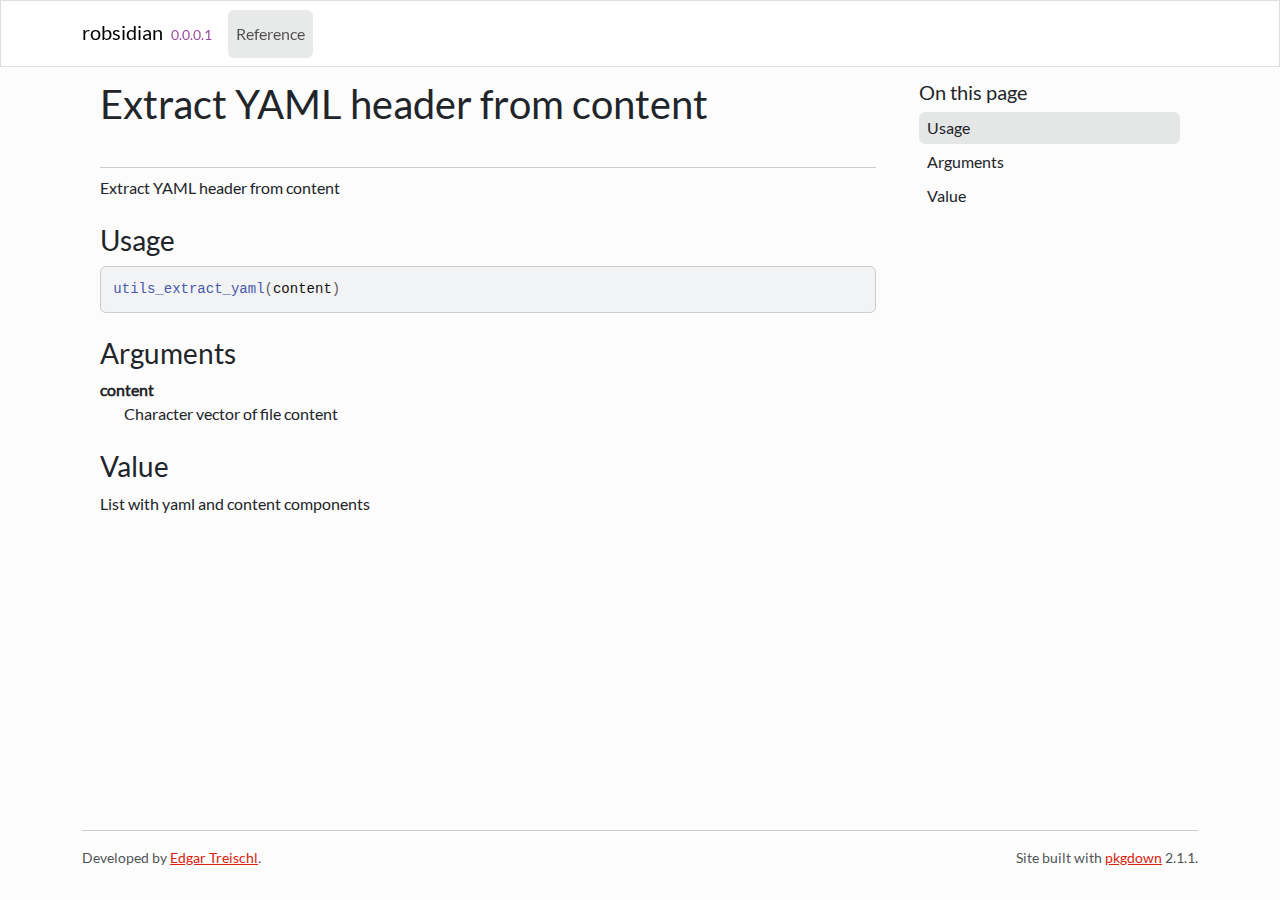
<file: reference/utils_extract_yaml.html>
<!DOCTYPE html>
<!-- Generated by pkgdown: do not edit by hand --><html lang="en"><head><meta http-equiv="Content-Type" content="text/html; charset=UTF-8"><meta charset="utf-8"><meta http-equiv="X-UA-Compatible" content="IE=edge"><meta name="viewport" content="width=device-width, initial-scale=1, shrink-to-fit=no"><title>Extract YAML header from content — utils_extract_yaml • robsidian</title><script src="../deps/jquery-3.6.0/jquery-3.6.0.min.js"></script><meta name="viewport" content="width=device-width, initial-scale=1, shrink-to-fit=no"><link href="../deps/bootstrap-5.3.1/bootstrap.min.css" rel="stylesheet"><script src="../deps/bootstrap-5.3.1/bootstrap.bundle.min.js"></script><link href="../deps/Lato-0.4.9/font.css" rel="stylesheet"><link href="../deps/font-awesome-6.5.2/css/all.min.css" rel="stylesheet"><link href="../deps/font-awesome-6.5.2/css/v4-shims.min.css" rel="stylesheet"><script src="../deps/headroom-0.11.0/headroom.min.js"></script><script src="../deps/headroom-0.11.0/jQuery.headroom.min.js"></script><script src="../deps/bootstrap-toc-1.0.1/bootstrap-toc.min.js"></script><script src="../deps/clipboard.js-2.0.11/clipboard.min.js"></script><script src="../deps/search-1.0.0/autocomplete.jquery.min.js"></script><script src="../deps/search-1.0.0/fuse.min.js"></script><script src="../deps/search-1.0.0/mark.min.js"></script><!-- pkgdown --><script src="../pkgdown.js"></script><meta property="og:title" content="Extract YAML header from content — utils_extract_yaml"><meta name="description" content="Extract YAML header from content"><meta property="og:description" content="Extract YAML header from content"></head><body>
    <a href="#main" class="visually-hidden-focusable">Skip to contents</a>


    <nav class="navbar navbar-expand-lg fixed-top bg-light" data-bs-theme="light" aria-label="Site navigation"><div class="container">

    <a class="navbar-brand me-2" href="../index.html">robsidian</a>

    <small class="nav-text text-danger me-auto" data-bs-toggle="tooltip" data-bs-placement="bottom" title="Unreleased version">0.0.0.1</small>


    <button class="navbar-toggler" type="button" data-bs-toggle="collapse" data-bs-target="#navbar" aria-controls="navbar" aria-expanded="false" aria-label="Toggle navigation">
      <span class="navbar-toggler-icon"></span>
    </button>

    <div id="navbar" class="collapse navbar-collapse ms-3">
      <ul class="navbar-nav me-auto"><li class="active nav-item"><a class="nav-link" href="../reference/index.html">Reference</a></li>
      </ul><ul class="navbar-nav"></ul></div>


  </div>
</nav><div class="container template-reference-topic">
<div class="row">
  <main id="main" class="col-md-9"><div class="page-header">

      <h1>Extract YAML header from content</h1>

      <div class="d-none name"><code>utils_extract_yaml.Rd</code></div>
    </div>

    <div class="ref-description section level2">
    <p>Extract YAML header from content</p>
    </div>

    <div class="section level2">
    <h2 id="ref-usage">Usage<a class="anchor" aria-label="anchor" href="#ref-usage"></a></h2>
    <div class="sourceCode"><pre class="sourceCode r"><code><span><span class="fu">utils_extract_yaml</span><span class="op">(</span><span class="va">content</span><span class="op">)</span></span></code></pre></div>
    </div>

    <div class="section level2">
    <h2 id="arguments">Arguments<a class="anchor" aria-label="anchor" href="#arguments"></a></h2>


<dl><dt id="arg-content">content<a class="anchor" aria-label="anchor" href="#arg-content"></a></dt>
<dd><p>Character vector of file content</p></dd>

</dl></div>
    <div class="section level2">
    <h2 id="value">Value<a class="anchor" aria-label="anchor" href="#value"></a></h2>
    <p>List with yaml and content components</p>
    </div>

  </main><aside class="col-md-3"><nav id="toc" aria-label="Table of contents"><h2>On this page</h2>
    </nav></aside></div>


    <footer><div class="pkgdown-footer-left">
  <p>Developed by <a href="https://www.edgar-treischl.de/" class="external-link">Edgar Treischl</a>.</p>
</div>

<div class="pkgdown-footer-right">
  <p>Site built with <a href="https://pkgdown.r-lib.org/" class="external-link">pkgdown</a> 2.1.1.</p>
</div>

    </footer></div>





  </body></html>
</file>
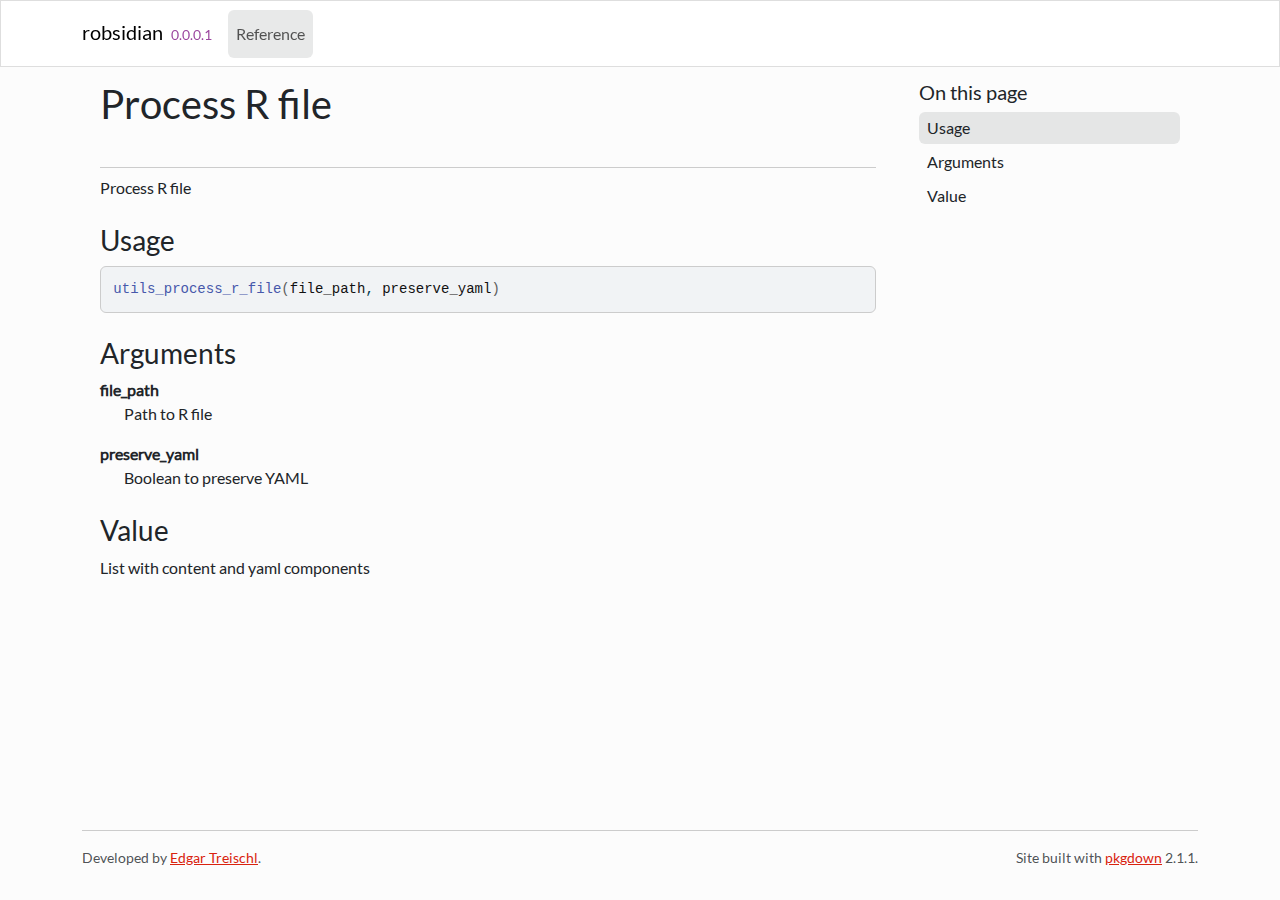
<file: reference/utils_process_r_file.html>
<!DOCTYPE html>
<!-- Generated by pkgdown: do not edit by hand --><html lang="en"><head><meta http-equiv="Content-Type" content="text/html; charset=UTF-8"><meta charset="utf-8"><meta http-equiv="X-UA-Compatible" content="IE=edge"><meta name="viewport" content="width=device-width, initial-scale=1, shrink-to-fit=no"><title>Process R file — utils_process_r_file • robsidian</title><script src="../deps/jquery-3.6.0/jquery-3.6.0.min.js"></script><meta name="viewport" content="width=device-width, initial-scale=1, shrink-to-fit=no"><link href="../deps/bootstrap-5.3.1/bootstrap.min.css" rel="stylesheet"><script src="../deps/bootstrap-5.3.1/bootstrap.bundle.min.js"></script><link href="../deps/Lato-0.4.9/font.css" rel="stylesheet"><link href="../deps/font-awesome-6.5.2/css/all.min.css" rel="stylesheet"><link href="../deps/font-awesome-6.5.2/css/v4-shims.min.css" rel="stylesheet"><script src="../deps/headroom-0.11.0/headroom.min.js"></script><script src="../deps/headroom-0.11.0/jQuery.headroom.min.js"></script><script src="../deps/bootstrap-toc-1.0.1/bootstrap-toc.min.js"></script><script src="../deps/clipboard.js-2.0.11/clipboard.min.js"></script><script src="../deps/search-1.0.0/autocomplete.jquery.min.js"></script><script src="../deps/search-1.0.0/fuse.min.js"></script><script src="../deps/search-1.0.0/mark.min.js"></script><!-- pkgdown --><script src="../pkgdown.js"></script><meta property="og:title" content="Process R file — utils_process_r_file"><meta name="description" content="Process R file"><meta property="og:description" content="Process R file"></head><body>
    <a href="#main" class="visually-hidden-focusable">Skip to contents</a>


    <nav class="navbar navbar-expand-lg fixed-top bg-light" data-bs-theme="light" aria-label="Site navigation"><div class="container">

    <a class="navbar-brand me-2" href="../index.html">robsidian</a>

    <small class="nav-text text-danger me-auto" data-bs-toggle="tooltip" data-bs-placement="bottom" title="Unreleased version">0.0.0.1</small>


    <button class="navbar-toggler" type="button" data-bs-toggle="collapse" data-bs-target="#navbar" aria-controls="navbar" aria-expanded="false" aria-label="Toggle navigation">
      <span class="navbar-toggler-icon"></span>
    </button>

    <div id="navbar" class="collapse navbar-collapse ms-3">
      <ul class="navbar-nav me-auto"><li class="active nav-item"><a class="nav-link" href="../reference/index.html">Reference</a></li>
      </ul><ul class="navbar-nav"></ul></div>


  </div>
</nav><div class="container template-reference-topic">
<div class="row">
  <main id="main" class="col-md-9"><div class="page-header">

      <h1>Process R file</h1>

      <div class="d-none name"><code>utils_process_r_file.Rd</code></div>
    </div>

    <div class="ref-description section level2">
    <p>Process R file</p>
    </div>

    <div class="section level2">
    <h2 id="ref-usage">Usage<a class="anchor" aria-label="anchor" href="#ref-usage"></a></h2>
    <div class="sourceCode"><pre class="sourceCode r"><code><span><span class="fu">utils_process_r_file</span><span class="op">(</span><span class="va">file_path</span>, <span class="va">preserve_yaml</span><span class="op">)</span></span></code></pre></div>
    </div>

    <div class="section level2">
    <h2 id="arguments">Arguments<a class="anchor" aria-label="anchor" href="#arguments"></a></h2>


<dl><dt id="arg-file-path">file_path<a class="anchor" aria-label="anchor" href="#arg-file-path"></a></dt>
<dd><p>Path to R file</p></dd>


<dt id="arg-preserve-yaml">preserve_yaml<a class="anchor" aria-label="anchor" href="#arg-preserve-yaml"></a></dt>
<dd><p>Boolean to preserve YAML</p></dd>

</dl></div>
    <div class="section level2">
    <h2 id="value">Value<a class="anchor" aria-label="anchor" href="#value"></a></h2>
    <p>List with content and yaml components</p>
    </div>

  </main><aside class="col-md-3"><nav id="toc" aria-label="Table of contents"><h2>On this page</h2>
    </nav></aside></div>


    <footer><div class="pkgdown-footer-left">
  <p>Developed by <a href="https://www.edgar-treischl.de/" class="external-link">Edgar Treischl</a>.</p>
</div>

<div class="pkgdown-footer-right">
  <p>Site built with <a href="https://pkgdown.r-lib.org/" class="external-link">pkgdown</a> 2.1.1.</p>
</div>

    </footer></div>





  </body></html>
</file>
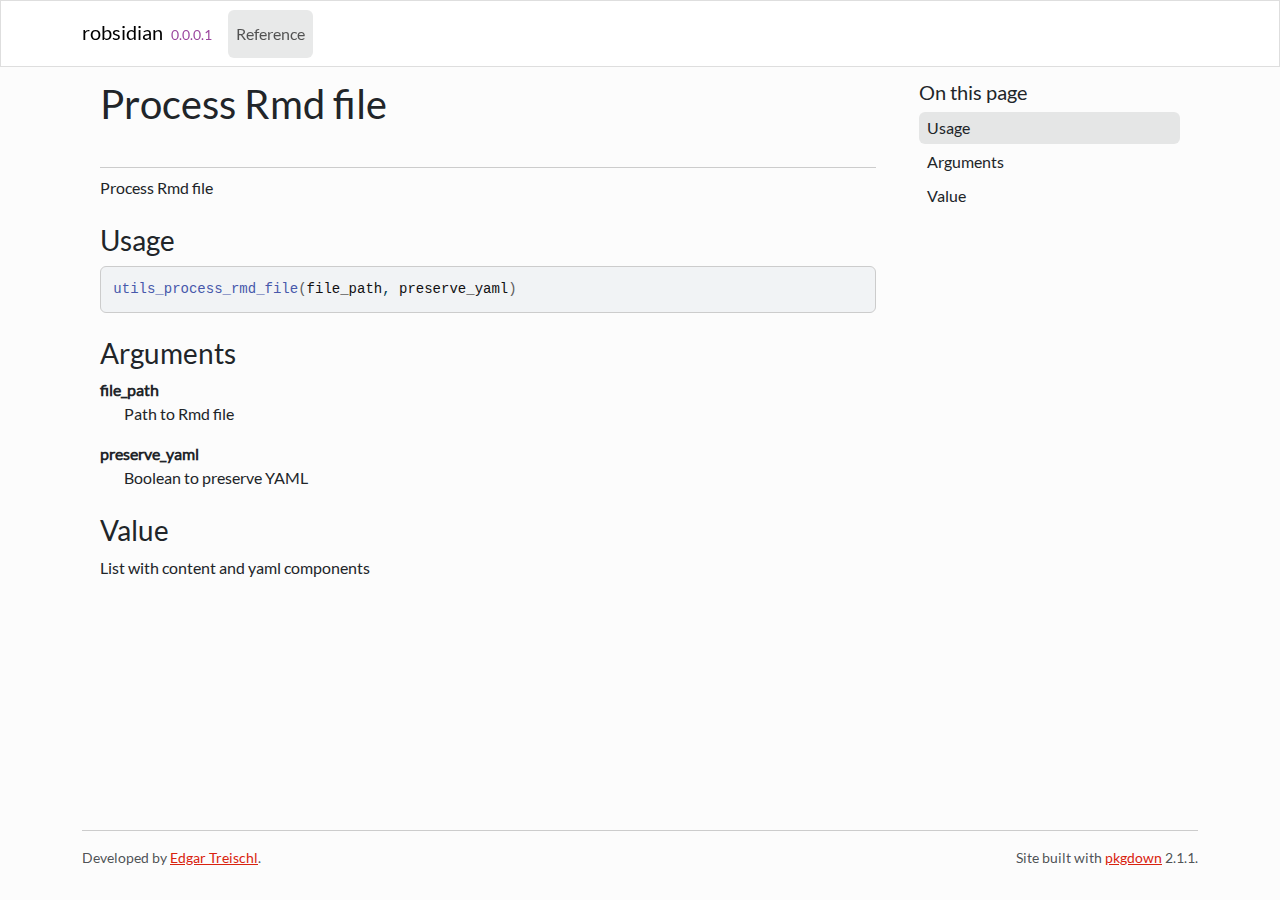
<file: reference/utils_process_rmd_file.html>
<!DOCTYPE html>
<!-- Generated by pkgdown: do not edit by hand --><html lang="en"><head><meta http-equiv="Content-Type" content="text/html; charset=UTF-8"><meta charset="utf-8"><meta http-equiv="X-UA-Compatible" content="IE=edge"><meta name="viewport" content="width=device-width, initial-scale=1, shrink-to-fit=no"><title>Process Rmd file — utils_process_rmd_file • robsidian</title><script src="../deps/jquery-3.6.0/jquery-3.6.0.min.js"></script><meta name="viewport" content="width=device-width, initial-scale=1, shrink-to-fit=no"><link href="../deps/bootstrap-5.3.1/bootstrap.min.css" rel="stylesheet"><script src="../deps/bootstrap-5.3.1/bootstrap.bundle.min.js"></script><link href="../deps/Lato-0.4.9/font.css" rel="stylesheet"><link href="../deps/font-awesome-6.5.2/css/all.min.css" rel="stylesheet"><link href="../deps/font-awesome-6.5.2/css/v4-shims.min.css" rel="stylesheet"><script src="../deps/headroom-0.11.0/headroom.min.js"></script><script src="../deps/headroom-0.11.0/jQuery.headroom.min.js"></script><script src="../deps/bootstrap-toc-1.0.1/bootstrap-toc.min.js"></script><script src="../deps/clipboard.js-2.0.11/clipboard.min.js"></script><script src="../deps/search-1.0.0/autocomplete.jquery.min.js"></script><script src="../deps/search-1.0.0/fuse.min.js"></script><script src="../deps/search-1.0.0/mark.min.js"></script><!-- pkgdown --><script src="../pkgdown.js"></script><meta property="og:title" content="Process Rmd file — utils_process_rmd_file"><meta name="description" content="Process Rmd file"><meta property="og:description" content="Process Rmd file"></head><body>
    <a href="#main" class="visually-hidden-focusable">Skip to contents</a>


    <nav class="navbar navbar-expand-lg fixed-top bg-light" data-bs-theme="light" aria-label="Site navigation"><div class="container">

    <a class="navbar-brand me-2" href="../index.html">robsidian</a>

    <small class="nav-text text-danger me-auto" data-bs-toggle="tooltip" data-bs-placement="bottom" title="Unreleased version">0.0.0.1</small>


    <button class="navbar-toggler" type="button" data-bs-toggle="collapse" data-bs-target="#navbar" aria-controls="navbar" aria-expanded="false" aria-label="Toggle navigation">
      <span class="navbar-toggler-icon"></span>
    </button>

    <div id="navbar" class="collapse navbar-collapse ms-3">
      <ul class="navbar-nav me-auto"><li class="active nav-item"><a class="nav-link" href="../reference/index.html">Reference</a></li>
      </ul><ul class="navbar-nav"></ul></div>


  </div>
</nav><div class="container template-reference-topic">
<div class="row">
  <main id="main" class="col-md-9"><div class="page-header">

      <h1>Process Rmd file</h1>

      <div class="d-none name"><code>utils_process_rmd_file.Rd</code></div>
    </div>

    <div class="ref-description section level2">
    <p>Process Rmd file</p>
    </div>

    <div class="section level2">
    <h2 id="ref-usage">Usage<a class="anchor" aria-label="anchor" href="#ref-usage"></a></h2>
    <div class="sourceCode"><pre class="sourceCode r"><code><span><span class="fu">utils_process_rmd_file</span><span class="op">(</span><span class="va">file_path</span>, <span class="va">preserve_yaml</span><span class="op">)</span></span></code></pre></div>
    </div>

    <div class="section level2">
    <h2 id="arguments">Arguments<a class="anchor" aria-label="anchor" href="#arguments"></a></h2>


<dl><dt id="arg-file-path">file_path<a class="anchor" aria-label="anchor" href="#arg-file-path"></a></dt>
<dd><p>Path to Rmd file</p></dd>


<dt id="arg-preserve-yaml">preserve_yaml<a class="anchor" aria-label="anchor" href="#arg-preserve-yaml"></a></dt>
<dd><p>Boolean to preserve YAML</p></dd>

</dl></div>
    <div class="section level2">
    <h2 id="value">Value<a class="anchor" aria-label="anchor" href="#value"></a></h2>
    <p>List with content and yaml components</p>
    </div>

  </main><aside class="col-md-3"><nav id="toc" aria-label="Table of contents"><h2>On this page</h2>
    </nav></aside></div>


    <footer><div class="pkgdown-footer-left">
  <p>Developed by <a href="https://www.edgar-treischl.de/" class="external-link">Edgar Treischl</a>.</p>
</div>

<div class="pkgdown-footer-right">
  <p>Site built with <a href="https://pkgdown.r-lib.org/" class="external-link">pkgdown</a> 2.1.1.</p>
</div>

    </footer></div>





  </body></html>
</file>
<file: deps/Lato-0.4.9/font.css>
/* latin-ext */
@font-face {
  font-family: 'Lato';
  font-style: normal;
  font-weight: 400;
  font-display: swap;
  src: url(S6uyw4BMUTPHjxAwXjeu.woff2) format('woff2');
  unicode-range: U+0100-02BA, U+02BD-02C5, U+02C7-02CC, U+02CE-02D7, U+02DD-02FF, U+0304, U+0308, U+0329, U+1D00-1DBF, U+1E00-1E9F, U+1EF2-1EFF, U+2020, U+20A0-20AB, U+20AD-20C0, U+2113, U+2C60-2C7F, U+A720-A7FF;
}
/* latin */
@font-face {
  font-family: 'Lato';
  font-style: normal;
  font-weight: 400;
  font-display: swap;
  src: url(S6uyw4BMUTPHjx4wXg.woff2) format('woff2');
  unicode-range: U+0000-00FF, U+0131, U+0152-0153, U+02BB-02BC, U+02C6, U+02DA, U+02DC, U+0304, U+0308, U+0329, U+2000-206F, U+20AC, U+2122, U+2191, U+2193, U+2212, U+2215, U+FEFF, U+FFFD;
}
</file>
<file: deps/font-awesome-6.5.2/css/v4-shims.min.css>
/*!
 * Font Awesome Free 6.5.2 by @fontawesome - https://fontawesome.com
 * License - https://fontawesome.com/license/free (Icons: CC BY 4.0, Fonts: SIL OFL 1.1, Code: MIT License)
 * Copyright 2024 Fonticons, Inc.
 */
.fa.fa-glass:before{content:"\f000"}.fa.fa-envelope-o{font-family:"Font Awesome 6 Free";font-weight:400}.fa.fa-envelope-o:before{content:"\f0e0"}.fa.fa-star-o{font-family:"Font Awesome 6 Free";font-weight:400}.fa.fa-star-o:before{content:"\f005"}.fa.fa-close:before,.fa.fa-remove:before{content:"\f00d"}.fa.fa-gear:before{content:"\f013"}.fa.fa-trash-o{font-family:"Font Awesome 6 Free";font-weight:400}.fa.fa-trash-o:before{content:"\f2ed"}.fa.fa-home:before{content:"\f015"}.fa.fa-file-o{font-family:"Font Awesome 6 Free";font-weight:400}.fa.fa-file-o:before{content:"\f15b"}.fa.fa-clock-o{font-family:"Font Awesome 6 Free";font-weight:400}.fa.fa-clock-o:before{content:"\f017"}.fa.fa-arrow-circle-o-down{font-family:"Font Awesome 6 Free";font-weight:400}.fa.fa-arrow-circle-o-down:before{content:"\f358"}.fa.fa-arrow-circle-o-up{font-family:"Font Awesome 6 Free";font-weight:400}.fa.fa-arrow-circle-o-up:before{content:"\f35b"}.fa.fa-play-circle-o{font-family:"Font Awesome 6 Free";font-weight:400}.fa.fa-play-circle-o:before{content:"\f144"}.fa.fa-repeat:before,.fa.fa-rotate-right:before{content:"\f01e"}.fa.fa-refresh:before{content:"\f021"}.fa.fa-list-alt{font-family:"Font Awesome 6 Free";font-weight:400}.fa.fa-list-alt:before{content:"\f022"}.fa.fa-dedent:before{content:"\f03b"}.fa.fa-video-camera:before{content:"\f03d"}.fa.fa-picture-o{font-family:"Font Awesome 6 Free";font-weight:400}.fa.fa-picture-o:before{content:"\f03e"}.fa.fa-photo{font-family:"Font Awesome 6 Free";font-weight:400}.fa.fa-photo:before{content:"\f03e"}.fa.fa-image{font-family:"Font Awesome 6 Free";font-weight:400}.fa.fa-image:before{content:"\f03e"}.fa.fa-map-marker:before{content:"\f3c5"}.fa.fa-pencil-square-o{font-family:"Font Awesome 6 Free";font-weight:400}.fa.fa-pencil-square-o:before{content:"\f044"}.fa.fa-edit{font-family:"Font Awesome 6 Free";font-weight:400}.fa.fa-edit:before{content:"\f044"}.fa.fa-share-square-o:before{content:"\f14d"}.fa.fa-check-square-o{font-family:"Font Awesome 6 Free";font-weight:400}.fa.fa-check-square-o:before{content:"\f14a"}.fa.fa-arrows:before{content:"\f0b2"}.fa.fa-times-circle-o{font-family:"Font Awesome 6 Free";font-weight:400}.fa.fa-times-circle-o:before{content:"\f057"}.fa.fa-check-circle-o{font-family:"Font Awesome 6 Free";font-weight:400}.fa.fa-check-circle-o:before{content:"\f058"}.fa.fa-mail-forward:before{content:"\f064"}.fa.fa-expand:before{content:"\f424"}.fa.fa-compress:before{content:"\f422"}.fa.fa-eye,.fa.fa-eye-slash{font-family:"Font Awesome 6 Free";font-weight:400}.fa.fa-warning:before{content:"\f071"}.fa.fa-calendar:before{content:"\f073"}.fa.fa-arrows-v:before{content:"\f338"}.fa.fa-arrows-h:before{content:"\f337"}.fa.fa-bar-chart-o:before,.fa.fa-bar-chart:before{content:"\e0e3"}.fa.fa-twitter-square{font-family:"Font Awesome 6 Brands";font-weight:400}.fa.fa-twitter-square:before{content:"\f081"}.fa.fa-facebook-square{font-family:"Font Awesome 6 Brands";font-weight:400}.fa.fa-facebook-square:before{content:"\f082"}.fa.fa-gears:before{content:"\f085"}.fa.fa-thumbs-o-up{font-family:"Font Awesome 6 Free";font-weight:400}.fa.fa-thumbs-o-up:before{content:"\f164"}.fa.fa-thumbs-o-down{font-family:"Font Awesome 6 Free";font-weight:400}.fa.fa-thumbs-o-down:before{content:"\f165"}.fa.fa-heart-o{font-family:"Font Awesome 6 Free";font-weight:400}.fa.fa-heart-o:before{content:"\f004"}.fa.fa-sign-out:before{content:"\f2f5"}.fa.fa-linkedin-square{font-family:"Font Awesome 6 Brands";font-weight:400}.fa.fa-linkedin-square:before{content:"\f08c"}.fa.fa-thumb-tack:before{content:"\f08d"}.fa.fa-external-link:before{content:"\f35d"}.fa.fa-sign-in:before{content:"\f2f6"}.fa.fa-github-square{font-family:"Font Awesome 6 Brands";font-weight:400}.fa.fa-github-square:before{content:"\f092"}.fa.fa-lemon-o{font-family:"Font Awesome 6 Free";font-weight:400}.fa.fa-lemon-o:before{content:"\f094"}.fa.fa-square-o{font-family:"Font Awesome 6 Free";font-weight:400}.fa.fa-square-o:before{content:"\f0c8"}.fa.fa-bookmark-o{font-family:"Font Awesome 6 Free";font-weight:400}.fa.fa-bookmark-o:before{content:"\f02e"}.fa.fa-facebook,.fa.fa-twitter{font-family:"Font Awesome 6 Brands";font-weight:400}.fa.fa-facebook:before{content:"\f39e"}.fa.fa-facebook-f{font-family:"Font Awesome 6 Brands";font-weight:400}.fa.fa-facebook-f:before{content:"\f39e"}.fa.fa-github{font-family:"Font Awesome 6 Brands";font-weight:400}.fa.fa-credit-card{font-family:"Font Awesome 6 Free";font-weight:400}.fa.fa-feed:before{content:"\f09e"}.fa.fa-hdd-o{font-family:"Font Awesome 6 Free";font-weight:400}.fa.fa-hdd-o:before{content:"\f0a0"}.fa.fa-hand-o-right{font-family:"Font Awesome 6 Free";font-weight:400}.fa.fa-hand-o-right:before{content:"\f0a4"}.fa.fa-hand-o-left{font-family:"Font Awesome 6 Free";font-weight:400}.fa.fa-hand-o-left:before{content:"\f0a5"}.fa.fa-hand-o-up{font-family:"Font Awesome 6 Free";font-weight:400}.fa.fa-hand-o-up:before{content:"\f0a6"}.fa.fa-hand-o-down{font-family:"Font Awesome 6 Free";font-weight:400}.fa.fa-hand-o-down:before{content:"\f0a7"}.fa.fa-globe:before{content:"\f57d"}.fa.fa-tasks:before{content:"\f828"}.fa.fa-arrows-alt:before{content:"\f31e"}.fa.fa-group:before{content:"\f0c0"}.fa.fa-chain:before{content:"\f0c1"}.fa.fa-cut:before{content:"\f0c4"}.fa.fa-files-o{font-family:"Font Awesome 6 Free";font-weight:400}.fa.fa-files-o:before{content:"\f0c5"}.fa.fa-floppy-o{font-family:"Font Awesome 6 Free";font-weight:400}.fa.fa-floppy-o:before{content:"\f0c7"}.fa.fa-save{font-family:"Font Awesome 6 Free";font-weight:400}.fa.fa-save:before{content:"\f0c7"}.fa.fa-navicon:before,.fa.fa-reorder:before{content:"\f0c9"}.fa.fa-magic:before{content:"\e2ca"}.fa.fa-pinterest,.fa.fa-pinterest-square{font-family:"Font Awesome 6 Brands";font-weight:400}.fa.fa-pinterest-square:before{content:"\f0d3"}.fa.fa-google-plus-square{font-family:"Font Awesome 6 Brands";font-weight:400}.fa.fa-google-plus-square:before{content:"\f0d4"}.fa.fa-google-plus{font-family:"Font Awesome 6 Brands";font-weight:400}.fa.fa-google-plus:before{content:"\f0d5"}.fa.fa-money:before{content:"\f3d1"}.fa.fa-unsorted:before{content:"\f0dc"}.fa.fa-sort-desc:before{content:"\f0dd"}.fa.fa-sort-asc:before{content:"\f0de"}.fa.fa-linkedin{font-family:"Font Awesome 6 Brands";font-weight:400}.fa.fa-linkedin:before{content:"\f0e1"}.fa.fa-rotate-left:before{content:"\f0e2"}.fa.fa-legal:before{content:"\f0e3"}.fa.fa-dashboard:before,.fa.fa-tachometer:before{content:"\f625"}.fa.fa-comment-o{font-family:"Font Awesome 6 Free";font-weight:400}.fa.fa-comment-o:before{content:"\f075"}.fa.fa-comments-o{font-family:"Font Awesome 6 Free";font-weight:400}.fa.fa-comments-o:before{content:"\f086"}.fa.fa-flash:before{content:"\f0e7"}.fa.fa-clipboard:before{content:"\f0ea"}.fa.fa-lightbulb-o{font-family:"Font Awesome 6 Free";font-weight:400}.fa.fa-lightbulb-o:before{content:"\f0eb"}.fa.fa-exchange:before{content:"\f362"}.fa.fa-cloud-download:before{content:"\f0ed"}.fa.fa-cloud-upload:before{content:"\f0ee"}.fa.fa-bell-o{font-family:"Font Awesome 6 Free";font-weight:400}.fa.fa-bell-o:before{content:"\f0f3"}.fa.fa-cutlery:before{content:"\f2e7"}.fa.fa-file-text-o{font-family:"Font Awesome 6 Free";font-weight:400}.fa.fa-file-text-o:before{content:"\f15c"}.fa.fa-building-o{font-family:"Font Awesome 6 Free";font-weight:400}.fa.fa-building-o:before{content:"\f1ad"}.fa.fa-hospital-o{font-family:"Font Awesome 6 Free";font-weight:400}.fa.fa-hospital-o:before{content:"\f0f8"}.fa.fa-tablet:before{content:"\f3fa"}.fa.fa-mobile-phone:before,.fa.fa-mobile:before{content:"\f3cd"}.fa.fa-circle-o{font-family:"Font Awesome 6 Free";font-weight:400}.fa.fa-circle-o:before{content:"\f111"}.fa.fa-mail-reply:before{content:"\f3e5"}.fa.fa-github-alt{font-family:"Font Awesome 6 Brands";font-weight:400}.fa.fa-folder-o{font-family:"Font Awesome 6 Free";font-weight:400}.fa.fa-folder-o:before{content:"\f07b"}.fa.fa-folder-open-o{font-family:"Font Awesome 6 Free";font-weight:400}.fa.fa-folder-open-o:before{content:"\f07c"}.fa.fa-smile-o{font-family:"Font Awesome 6 Free";font-weight:400}.fa.fa-smile-o:before{content:"\f118"}.fa.fa-frown-o{font-family:"Font Awesome 6 Free";font-weight:400}.fa.fa-frown-o:before{content:"\f119"}.fa.fa-meh-o{font-family:"Font Awesome 6 Free";font-weight:400}.fa.fa-meh-o:before{content:"\f11a"}.fa.fa-keyboard-o{font-family:"Font Awesome 6 Free";font-weight:400}.fa.fa-keyboard-o:before{content:"\f11c"}.fa.fa-flag-o{font-family:"Font Awesome 6 Free";font-weight:400}.fa.fa-flag-o:before{content:"\f024"}.fa.fa-mail-reply-all:before{content:"\f122"}.fa.fa-star-half-o{font-family:"Font Awesome 6 Free";font-weight:400}.fa.fa-star-half-o:before{content:"\f5c0"}.fa.fa-star-half-empty{font-family:"Font Awesome 6 Free";font-weight:400}.fa.fa-star-half-empty:before{content:"\f5c0"}.fa.fa-star-half-full{font-family:"Font Awesome 6 Free";font-weight:400}.fa.fa-star-half-full:before{content:"\f5c0"}.fa.fa-code-fork:before{content:"\f126"}.fa.fa-chain-broken:before,.fa.fa-unlink:before{content:"\f127"}.fa.fa-calendar-o{font-family:"Font Awesome 6 Free";font-weight:400}.fa.fa-calendar-o:before{content:"\f133"}.fa.fa-css3,.fa.fa-html5,.fa.fa-maxcdn{font-family:"Font Awesome 6 Brands";font-weight:400}.fa.fa-unlock-alt:before{content:"\f09c"}.fa.fa-minus-square-o{font-family:"Font Awesome 6 Free";font-weight:400}.fa.fa-minus-square-o:before{content:"\f146"}.fa.fa-level-up:before{content:"\f3bf"}.fa.fa-level-down:before{content:"\f3be"}.fa.fa-pencil-square:before{content:"\f14b"}.fa.fa-external-link-square:before{content:"\f360"}.fa.fa-compass{font-family:"Font Awesome 6 Free";font-weight:400}.fa.fa-caret-square-o-down{font-family:"Font Awesome 6 Free";font-weight:400}.fa.fa-caret-square-o-down:before{content:"\f150"}.fa.fa-toggle-down{font-family:"Font Awesome 6 Free";font-weight:400}.fa.fa-toggle-down:before{content:"\f150"}.fa.fa-caret-square-o-up{font-family:"Font Awesome 6 Free";font-weight:400}.fa.fa-caret-square-o-up:before{content:"\f151"}.fa.fa-toggle-up{font-family:"Font Awesome 6 Free";font-weight:400}.fa.fa-toggle-up:before{content:"\f151"}.fa.fa-caret-square-o-right{font-family:"Font Awesome 6 Free";font-weight:400}.fa.fa-caret-square-o-right:before{content:"\f152"}.fa.fa-toggle-right{font-family:"Font Awesome 6 Free";font-weight:400}.fa.fa-toggle-right:before{content:"\f152"}.fa.fa-eur:before,.fa.fa-euro:before{content:"\f153"}.fa.fa-gbp:before{content:"\f154"}.fa.fa-dollar:before,.fa.fa-usd:before{content:"\24"}.fa.fa-inr:before,.fa.fa-rupee:before{content:"\e1bc"}.fa.fa-cny:before,.fa.fa-jpy:before,.fa.fa-rmb:before,.fa.fa-yen:before{content:"\f157"}.fa.fa-rouble:before,.fa.fa-rub:before,.fa.fa-ruble:before{content:"\f158"}.fa.fa-krw:before,.fa.fa-won:before{content:"\f159"}.fa.fa-bitcoin,.fa.fa-btc{font-family:"Font Awesome 6 Brands";font-weight:400}.fa.fa-bitcoin:before{content:"\f15a"}.fa.fa-file-text:before{content:"\f15c"}.fa.fa-sort-alpha-asc:before{content:"\f15d"}.fa.fa-sort-alpha-desc:before{content:"\f881"}.fa.fa-sort-amount-asc:before{content:"\f884"}.fa.fa-sort-amount-desc:before{content:"\f160"}.fa.fa-sort-numeric-asc:before{content:"\f162"}.fa.fa-sort-numeric-desc:before{content:"\f886"}.fa.fa-youtube-square{font-family:"Font Awesome 6 Brands";font-weight:400}.fa.fa-youtube-square:before{content:"\f431"}.fa.fa-xing,.fa.fa-xing-square,.fa.fa-youtube{font-family:"Font Awesome 6 Brands";font-weight:400}.fa.fa-xing-square:before{content:"\f169"}.fa.fa-youtube-play{font-family:"Font Awesome 6 Brands";font-weight:400}.fa.fa-youtube-play:before{content:"\f167"}.fa.fa-adn,.fa.fa-bitbucket,.fa.fa-bitbucket-square,.fa.fa-dropbox,.fa.fa-flickr,.fa.fa-instagram,.fa.fa-stack-overflow{font-family:"Font Awesome 6 Brands";font-weight:400}.fa.fa-bitbucket-square:before{content:"\f171"}.fa.fa-tumblr,.fa.fa-tumblr-square{font-family:"Font Awesome 6 Brands";font-weight:400}.fa.fa-tumblr-square:before{content:"\f174"}.fa.fa-long-arrow-down:before{content:"\f309"}.fa.fa-long-arrow-up:before{content:"\f30c"}.fa.fa-long-arrow-left:before{content:"\f30a"}.fa.fa-long-arrow-right:before{content:"\f30b"}.fa.fa-android,.fa.fa-apple,.fa.fa-dribbble,.fa.fa-foursquare,.fa.fa-gittip,.fa.fa-gratipay,.fa.fa-linux,.fa.fa-skype,.fa.fa-trello,.fa.fa-windows{font-family:"Font Awesome 6 Brands";font-weight:400}.fa.fa-gittip:before{content:"\f184"}.fa.fa-sun-o{font-family:"Font Awesome 6 Free";font-weight:400}.fa.fa-sun-o:before{content:"\f185"}.fa.fa-moon-o{font-family:"Font Awesome 6 Free";font-weight:400}.fa.fa-moon-o:before{content:"\f186"}.fa.fa-pagelines,.fa.fa-renren,.fa.fa-stack-exchange,.fa.fa-vk,.fa.fa-weibo{font-family:"Font Awesome 6 Brands";font-weight:400}.fa.fa-arrow-circle-o-right{font-family:"Font Awesome 6 Free";font-weight:400}.fa.fa-arrow-circle-o-right:before{content:"\f35a"}.fa.fa-arrow-circle-o-left{font-family:"Font Awesome 6 Free";font-weight:400}.fa.fa-arrow-circle-o-left:before{content:"\f359"}.fa.fa-caret-square-o-left{font-family:"Font Awesome 6 Free";font-weight:400}.fa.fa-caret-square-o-left:before{content:"\f191"}.fa.fa-toggle-left{font-family:"Font Awesome 6 Free";font-weight:400}.fa.fa-toggle-left:before{content:"\f191"}.fa.fa-dot-circle-o{font-family:"Font Awesome 6 Free";font-weight:400}.fa.fa-dot-circle-o:before{content:"\f192"}.fa.fa-vimeo-square{font-family:"Font Awesome 6 Brands";font-weight:400}.fa.fa-vimeo-square:before{content:"\f194"}.fa.fa-try:before,.fa.fa-turkish-lira:before{content:"\e2bb"}.fa.fa-plus-square-o{font-family:"Font Awesome 6 Free";font-weight:400}.fa.fa-plus-square-o:before{content:"\f0fe"}.fa.fa-openid,.fa.fa-slack,.fa.fa-wordpress{font-family:"Font Awesome 6 Brands";font-weight:400}.fa.fa-bank:before,.fa.fa-institution:before{content:"\f19c"}.fa.fa-mortar-board:before{content:"\f19d"}.fa.fa-google,.fa.fa-reddit,.fa.fa-reddit-square,.fa.fa-yahoo{font-family:"Font Awesome 6 Brands";font-weight:400}.fa.fa-reddit-square:before{content:"\f1a2"}.fa.fa-behance,.fa.fa-behance-square,.fa.fa-delicious,.fa.fa-digg,.fa.fa-drupal,.fa.fa-joomla,.fa.fa-pied-piper-alt,.fa.fa-pied-piper-pp,.fa.fa-stumbleupon,.fa.fa-stumbleupon-circle{font-family:"Font Awesome 6 Brands";font-weight:400}.fa.fa-behance-square:before{content:"\f1b5"}.fa.fa-steam,.fa.fa-steam-square{font-family:"Font Awesome 6 Brands";font-weight:400}.fa.fa-steam-square:before{content:"\f1b7"}.fa.fa-automobile:before{content:"\f1b9"}.fa.fa-cab:before{content:"\f1ba"}.fa.fa-deviantart,.fa.fa-soundcloud,.fa.fa-spotify{font-family:"Font Awesome 6 Brands";font-weight:400}.fa.fa-file-pdf-o{font-family:"Font Awesome 6 Free";font-weight:400}.fa.fa-file-pdf-o:before{content:"\f1c1"}.fa.fa-file-word-o{font-family:"Font Awesome 6 Free";font-weight:400}.fa.fa-file-word-o:before{content:"\f1c2"}.fa.fa-file-excel-o{font-family:"Font Awesome 6 Free";font-weight:400}.fa.fa-file-excel-o:before{content:"\f1c3"}.fa.fa-file-powerpoint-o{font-family:"Font Awesome 6 Free";font-weight:400}.fa.fa-file-powerpoint-o:before{content:"\f1c4"}.fa.fa-file-image-o{font-family:"Font Awesome 6 Free";font-weight:400}.fa.fa-file-image-o:before{content:"\f1c5"}.fa.fa-file-photo-o{font-family:"Font Awesome 6 Free";font-weight:400}.fa.fa-file-photo-o:before{content:"\f1c5"}.fa.fa-file-picture-o{font-family:"Font Awesome 6 Free";font-weight:400}.fa.fa-file-picture-o:before{content:"\f1c5"}.fa.fa-file-archive-o{font-family:"Font Awesome 6 Free";font-weight:400}.fa.fa-file-archive-o:before{content:"\f1c6"}.fa.fa-file-zip-o{font-family:"Font Awesome 6 Free";font-weight:400}.fa.fa-file-zip-o:before{content:"\f1c6"}.fa.fa-file-audio-o{font-family:"Font Awesome 6 Free";font-weight:400}.fa.fa-file-audio-o:before{content:"\f1c7"}.fa.fa-file-sound-o{font-family:"Font Awesome 6 Free";font-weight:400}.fa.fa-file-sound-o:before{content:"\f1c7"}.fa.fa-file-video-o{font-family:"Font Awesome 6 Free";font-weight:400}.fa.fa-file-video-o:before{content:"\f1c8"}.fa.fa-file-movie-o{font-family:"Font Awesome 6 Free";font-weight:400}.fa.fa-file-movie-o:before{content:"\f1c8"}.fa.fa-file-code-o{font-family:"Font Awesome 6 Free";font-weight:400}.fa.fa-file-code-o:before{content:"\f1c9"}.fa.fa-codepen,.fa.fa-jsfiddle,.fa.fa-vine{font-family:"Font Awesome 6 Brands";font-weight:400}.fa.fa-life-bouy:before,.fa.fa-life-buoy:before,.fa.fa-life-saver:before,.fa.fa-support:before{content:"\f1cd"}.fa.fa-circle-o-notch:before{content:"\f1ce"}.fa.fa-ra,.fa.fa-rebel{font-family:"Font Awesome 6 Brands";font-weight:400}.fa.fa-ra:before{content:"\f1d0"}.fa.fa-resistance{font-family:"Font Awesome 6 Brands";font-weight:400}.fa.fa-resistance:before{content:"\f1d0"}.fa.fa-empire,.fa.fa-ge{font-family:"Font Awesome 6 Brands";font-weight:400}.fa.fa-ge:before{content:"\f1d1"}.fa.fa-git-square{font-family:"Font Awesome 6 Brands";font-weight:400}.fa.fa-git-square:before{content:"\f1d2"}.fa.fa-git,.fa.fa-hacker-news,.fa.fa-y-combinator-square{font-family:"Font Awesome 6 Brands";font-weight:400}.fa.fa-y-combinator-square:before{content:"\f1d4"}.fa.fa-yc-square{font-family:"Font Awesome 6 Brands";font-weight:400}.fa.fa-yc-square:before{content:"\f1d4"}.fa.fa-qq,.fa.fa-tencent-weibo,.fa.fa-wechat,.fa.fa-weixin{font-family:"Font Awesome 6 Brands";font-weight:400}.fa.fa-wechat:before{content:"\f1d7"}.fa.fa-send:before{content:"\f1d8"}.fa.fa-paper-plane-o{font-family:"Font Awesome 6 Free";font-weight:400}.fa.fa-paper-plane-o:before{content:"\f1d8"}.fa.fa-send-o{font-family:"Font Awesome 6 Free";font-weight:400}.fa.fa-send-o:before{content:"\f1d8"}.fa.fa-circle-thin{font-family:"Font Awesome 6 Free";font-weight:400}.fa.fa-circle-thin:before{content:"\f111"}.fa.fa-header:before{content:"\f1dc"}.fa.fa-futbol-o{font-family:"Font Awesome 6 Free";font-weight:400}.fa.fa-futbol-o:before{content:"\f1e3"}.fa.fa-soccer-ball-o{font-family:"Font Awesome 6 Free";font-weight:400}.fa.fa-soccer-ball-o:before{content:"\f1e3"}.fa.fa-slideshare,.fa.fa-twitch,.fa.fa-yelp{font-family:"Font Awesome 6 Brands";font-weight:400}.fa.fa-newspaper-o{font-family:"Font Awesome 6 Free";font-weight:400}.fa.fa-newspaper-o:before{content:"\f1ea"}.fa.fa-cc-amex,.fa.fa-cc-discover,.fa.fa-cc-mastercard,.fa.fa-cc-paypal,.fa.fa-cc-stripe,.fa.fa-cc-visa,.fa.fa-google-wallet,.fa.fa-paypal{font-family:"Font Awesome 6 Brands";font-weight:400}.fa.fa-bell-slash-o{font-family:"Font Awesome 6 Free";font-weight:400}.fa.fa-bell-slash-o:before{content:"\f1f6"}.fa.fa-trash:before{content:"\f2ed"}.fa.fa-copyright{font-family:"Font Awesome 6 Free";font-weight:400}.fa.fa-eyedropper:before{content:"\f1fb"}.fa.fa-area-chart:before{content:"\f1fe"}.fa.fa-pie-chart:before{content:"\f200"}.fa.fa-line-chart:before{content:"\f201"}.fa.fa-lastfm,.fa.fa-lastfm-square{font-family:"Font Awesome 6 Brands";font-weight:400}.fa.fa-lastfm-square:before{content:"\f203"}.fa.fa-angellist,.fa.fa-ioxhost{font-family:"Font Awesome 6 Brands";font-weight:400}.fa.fa-cc{font-family:"Font Awesome 6 Free";font-weight:400}.fa.fa-cc:before{content:"\f20a"}.fa.fa-ils:before,.fa.fa-shekel:before,.fa.fa-sheqel:before{content:"\f20b"}.fa.fa-buysellads,.fa.fa-connectdevelop,.fa.fa-dashcube,.fa.fa-forumbee,.fa.fa-leanpub,.fa.fa-sellsy,.fa.fa-shirtsinbulk,.fa.fa-simplybuilt,.fa.fa-skyatlas{font-family:"Font Awesome 6 Brands";font-weight:400}.fa.fa-diamond{font-family:"Font Awesome 6 Free";font-weight:400}.fa.fa-diamond:before{content:"\f3a5"}.fa.fa-intersex:before,.fa.fa-transgender:before{content:"\f224"}.fa.fa-transgender-alt:before{content:"\f225"}.fa.fa-facebook-official{font-family:"Font Awesome 6 Brands";font-weight:400}.fa.fa-facebook-official:before{content:"\f09a"}.fa.fa-pinterest-p,.fa.fa-whatsapp{font-family:"Font Awesome 6 Brands";font-weight:400}.fa.fa-hotel:before{content:"\f236"}.fa.fa-medium,.fa.fa-viacoin,.fa.fa-y-combinator,.fa.fa-yc{font-family:"Font Awesome 6 Brands";font-weight:400}.fa.fa-yc:before{content:"\f23b"}.fa.fa-expeditedssl,.fa.fa-opencart,.fa.fa-optin-monster{font-family:"Font Awesome 6 Brands";font-weight:400}.fa.fa-battery-4:before,.fa.fa-battery:before{content:"\f240"}.fa.fa-battery-3:before{content:"\f241"}.fa.fa-battery-2:before{content:"\f242"}.fa.fa-battery-1:before{content:"\f243"}.fa.fa-battery-0:before{content:"\f244"}.fa.fa-object-group,.fa.fa-object-ungroup,.fa.fa-sticky-note-o{font-family:"Font Awesome 6 Free";font-weight:400}.fa.fa-sticky-note-o:before{content:"\f249"}.fa.fa-cc-diners-club,.fa.fa-cc-jcb{font-family:"Font Awesome 6 Brands";font-weight:400}.fa.fa-clone{font-family:"Font Awesome 6 Free";font-weight:400}.fa.fa-hourglass-o:before{content:"\f254"}.fa.fa-hourglass-1:before{content:"\f251"}.fa.fa-hourglass-2:before{content:"\f252"}.fa.fa-hourglass-3:before{content:"\f253"}.fa.fa-hand-rock-o{font-family:"Font Awesome 6 Free";font-weight:400}.fa.fa-hand-rock-o:before{content:"\f255"}.fa.fa-hand-grab-o{font-family:"Font Awesome 6 Free";font-weight:400}.fa.fa-hand-grab-o:before{content:"\f255"}.fa.fa-hand-paper-o{font-family:"Font Awesome 6 Free";font-weight:400}.fa.fa-hand-paper-o:before{content:"\f256"}.fa.fa-hand-stop-o{font-family:"Font Awesome 6 Free";font-weight:400}.fa.fa-hand-stop-o:before{content:"\f256"}.fa.fa-hand-scissors-o{font-family:"Font Awesome 6 Free";font-weight:400}.fa.fa-hand-scissors-o:before{content:"\f257"}.fa.fa-hand-lizard-o{font-family:"Font Awesome 6 Free";font-weight:400}.fa.fa-hand-lizard-o:before{content:"\f258"}.fa.fa-hand-spock-o{font-family:"Font Awesome 6 Free";font-weight:400}.fa.fa-hand-spock-o:before{content:"\f259"}.fa.fa-hand-pointer-o{font-family:"Font Awesome 6 Free";font-weight:400}.fa.fa-hand-pointer-o:before{content:"\f25a"}.fa.fa-hand-peace-o{font-family:"Font Awesome 6 Free";font-weight:400}.fa.fa-hand-peace-o:before{content:"\f25b"}.fa.fa-registered{font-family:"Font Awesome 6 Free";font-weight:400}.fa.fa-creative-commons,.fa.fa-gg,.fa.fa-gg-circle,.fa.fa-odnoklassniki,.fa.fa-odnoklassniki-square{font-family:"Font Awesome 6 Brands";font-weight:400}.fa.fa-odnoklassniki-square:before{content:"\f264"}.fa.fa-chrome,.fa.fa-firefox,.fa.fa-get-pocket,.fa.fa-internet-explorer,.fa.fa-opera,.fa.fa-safari,.fa.fa-wikipedia-w{font-family:"Font Awesome 6 Brands";font-weight:400}.fa.fa-television:before{content:"\f26c"}.fa.fa-500px,.fa.fa-amazon,.fa.fa-contao{font-family:"Font Awesome 6 Brands";font-weight:400}.fa.fa-calendar-plus-o{font-family:"Font Awesome 6 Free";font-weight:400}.fa.fa-calendar-plus-o:before{content:"\f271"}.fa.fa-calendar-minus-o{font-family:"Font Awesome 6 Free";font-weight:400}.fa.fa-calendar-minus-o:before{content:"\f272"}.fa.fa-calendar-times-o{font-family:"Font Awesome 6 Free";font-weight:400}.fa.fa-calendar-times-o:before{content:"\f273"}.fa.fa-calendar-check-o{font-family:"Font Awesome 6 Free";font-weight:400}.fa.fa-calendar-check-o:before{content:"\f274"}.fa.fa-map-o{font-family:"Font Awesome 6 Free";font-weight:400}.fa.fa-map-o:before{content:"\f279"}.fa.fa-commenting:before{content:"\f4ad"}.fa.fa-commenting-o{font-family:"Font Awesome 6 Free";font-weight:400}.fa.fa-commenting-o:before{content:"\f4ad"}.fa.fa-houzz,.fa.fa-vimeo{font-family:"Font Awesome 6 Brands";font-weight:400}.fa.fa-vimeo:before{content:"\f27d"}.fa.fa-black-tie,.fa.fa-edge,.fa.fa-fonticons,.fa.fa-reddit-alien{font-family:"Font Awesome 6 Brands";font-weight:400}.fa.fa-credit-card-alt:before{content:"\f09d"}.fa.fa-codiepie,.fa.fa-fort-awesome,.fa.fa-mixcloud,.fa.fa-modx,.fa.fa-product-hunt,.fa.fa-scribd,.fa.fa-usb{font-family:"Font Awesome 6 Brands";font-weight:400}.fa.fa-pause-circle-o{font-family:"Font Awesome 6 Free";font-weight:400}.fa.fa-pause-circle-o:before{content:"\f28b"}.fa.fa-stop-circle-o{font-family:"Font Awesome 6 Free";font-weight:400}.fa.fa-stop-circle-o:before{content:"\f28d"}.fa.fa-bluetooth,.fa.fa-bluetooth-b,.fa.fa-envira,.fa.fa-gitlab,.fa.fa-wheelchair-alt,.fa.fa-wpbeginner,.fa.fa-wpforms{font-family:"Font Awesome 6 Brands";font-weight:400}.fa.fa-wheelchair-alt:before{content:"\f368"}.fa.fa-question-circle-o{font-family:"Font Awesome 6 Free";font-weight:400}.fa.fa-question-circle-o:before{content:"\f059"}.fa.fa-volume-control-phone:before{content:"\f2a0"}.fa.fa-asl-interpreting:before{content:"\f2a3"}.fa.fa-deafness:before,.fa.fa-hard-of-hearing:before{content:"\f2a4"}.fa.fa-glide,.fa.fa-glide-g{font-family:"Font Awesome 6 Brands";font-weight:400}.fa.fa-signing:before{content:"\f2a7"}.fa.fa-viadeo,.fa.fa-viadeo-square{font-family:"Font Awesome 6 Brands";font-weight:400}.fa.fa-viadeo-square:before{content:"\f2aa"}.fa.fa-snapchat,.fa.fa-snapchat-ghost{font-family:"Font Awesome 6 Brands";font-weight:400}.fa.fa-snapchat-ghost:before{content:"\f2ab"}.fa.fa-snapchat-square{font-family:"Font Awesome 6 Brands";font-weight:400}.fa.fa-snapchat-square:before{content:"\f2ad"}.fa.fa-first-order,.fa.fa-google-plus-official,.fa.fa-pied-piper,.fa.fa-themeisle,.fa.fa-yoast{font-family:"Font Awesome 6 Brands";font-weight:400}.fa.fa-google-plus-official:before{content:"\f2b3"}.fa.fa-google-plus-circle{font-family:"Font Awesome 6 Brands";font-weight:400}.fa.fa-google-plus-circle:before{content:"\f2b3"}.fa.fa-fa,.fa.fa-font-awesome{font-family:"Font Awesome 6 Brands";font-weight:400}.fa.fa-fa:before{content:"\f2b4"}.fa.fa-handshake-o{font-family:"Font Awesome 6 Free";font-weight:400}.fa.fa-handshake-o:before{content:"\f2b5"}.fa.fa-envelope-open-o{font-family:"Font Awesome 6 Free";font-weight:400}.fa.fa-envelope-open-o:before{content:"\f2b6"}.fa.fa-linode{font-family:"Font Awesome 6 Brands";font-weight:400}.fa.fa-address-book-o{font-family:"Font Awesome 6 Free";font-weight:400}.fa.fa-address-book-o:before{content:"\f2b9"}.fa.fa-vcard:before{content:"\f2bb"}.fa.fa-address-card-o{font-family:"Font Awesome 6 Free";font-weight:400}.fa.fa-address-card-o:before{content:"\f2bb"}.fa.fa-vcard-o{font-family:"Font Awesome 6 Free";font-weight:400}.fa.fa-vcard-o:before{content:"\f2bb"}.fa.fa-user-circle-o{font-family:"Font Awesome 6 Free";font-weight:400}.fa.fa-user-circle-o:before{content:"\f2bd"}.fa.fa-user-o{font-family:"Font Awesome 6 Free";font-weight:400}.fa.fa-user-o:before{content:"\f007"}.fa.fa-id-badge{font-family:"Font Awesome 6 Free";font-weight:400}.fa.fa-drivers-license:before{content:"\f2c2"}.fa.fa-id-card-o{font-family:"Font Awesome 6 Free";font-weight:400}.fa.fa-id-card-o:before{content:"\f2c2"}.fa.fa-drivers-license-o{font-family:"Font Awesome 6 Free";font-weight:400}.fa.fa-drivers-license-o:before{content:"\f2c2"}.fa.fa-free-code-camp,.fa.fa-quora,.fa.fa-telegram{font-family:"Font Awesome 6 Brands";font-weight:400}.fa.fa-thermometer-4:before,.fa.fa-thermometer:before{content:"\f2c7"}.fa.fa-thermometer-3:before{content:"\f2c8"}.fa.fa-thermometer-2:before{content:"\f2c9"}.fa.fa-thermometer-1:before{content:"\f2ca"}.fa.fa-thermometer-0:before{content:"\f2cb"}.fa.fa-bathtub:before,.fa.fa-s15:before{content:"\f2cd"}.fa.fa-window-maximize,.fa.fa-window-restore{font-family:"Font Awesome 6 Free";font-weight:400}.fa.fa-times-rectangle:before{content:"\f410"}.fa.fa-window-close-o{font-family:"Font Awesome 6 Free";font-weight:400}.fa.fa-window-close-o:before{content:"\f410"}.fa.fa-times-rectangle-o{font-family:"Font Awesome 6 Free";font-weight:400}.fa.fa-times-rectangle-o:before{content:"\f410"}.fa.fa-bandcamp,.fa.fa-eercast,.fa.fa-etsy,.fa.fa-grav,.fa.fa-imdb,.fa.fa-ravelry{font-family:"Font Awesome 6 Brands";font-weight:400}.fa.fa-eercast:before{content:"\f2da"}.fa.fa-snowflake-o{font-family:"Font Awesome 6 Free";font-weight:400}.fa.fa-snowflake-o:before{content:"\f2dc"}.fa.fa-meetup,.fa.fa-superpowers,.fa.fa-wpexplorer{font-family:"Font Awesome 6 Brands";font-weight:400}
</file>
